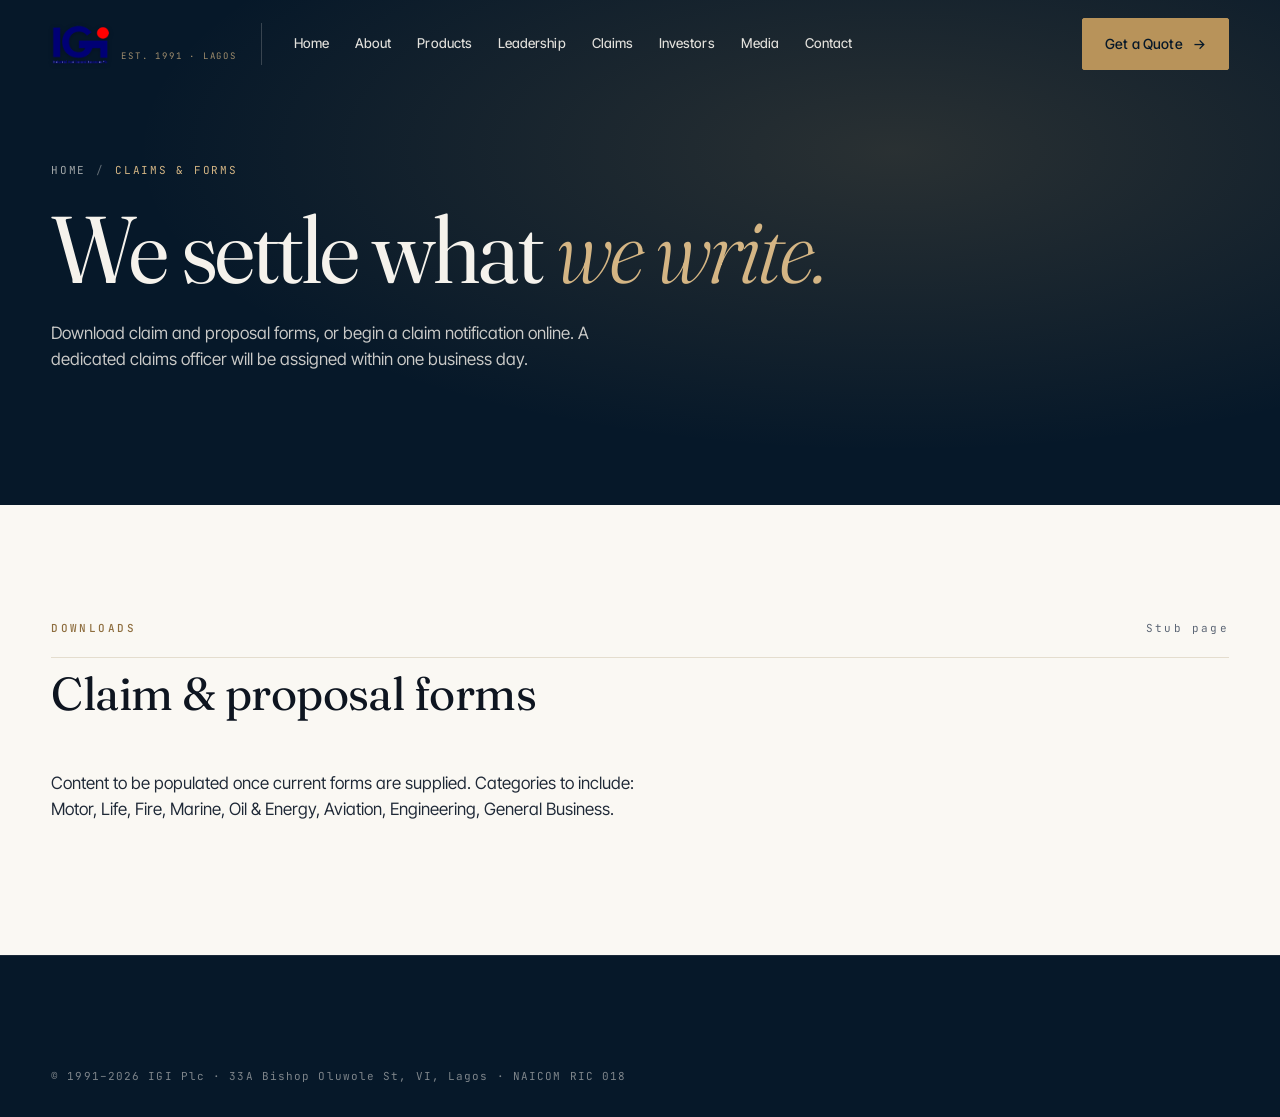
<file: claims.html>
<!doctype html>
<html lang="en"><head><meta charset="utf-8"><meta name="viewport" content="width=device-width, initial-scale=1">
<title>Claims &amp; Forms · IGI</title>
<link href="https://fonts.googleapis.com/css2?family=Fraunces:ital,opsz,wght@0,9..144,300..600;1,9..144,300..500&family=Inter+Tight:wght@380;400;450;500;600&family=JetBrains+Mono:wght@400;500&display=swap" rel="stylesheet">
<link rel="stylesheet" href="assets/styles.css?v=4"></head><body>
<header class="nav is-light"><div class="container nav__inner">
  <a href="index.html" class="nav__logo">
      <img src="assets/logo.png" alt="IGI — Industrial & General Insurance Plc" class="nav__logo-img">
      <small class="nav__logo-est">Est. 1991 · Lagos</small>
    </a>
  <nav class="nav__links"><a class="nav__link" href="index.html">Home</a><a class="nav__link" href="about.html">About</a><a class="nav__link" href="products.html">Products</a><a class="nav__link" href="leadership.html">Leadership</a><a class="nav__link is-active" href="claims.html">Claims</a><a class="nav__link" href="investors.html">Investors</a><a class="nav__link" href="media.html">Media</a><a class="nav__link" href="contact.html">Contact</a></nav>
  <div class="nav__cta">
      <a href="index.html#quote" class="btn btn--primary">Get a Quote <span class="btn__arrow">→</span></a>
      <button class="nav__toggle" type="button" aria-label="Toggle menu" aria-expanded="false">
        <span></span><span></span><span></span>
      </button>
    </div>
  </div>
</header>
<nav class="nav__mobile" aria-label="Mobile">
  <a href="index.html">Home</a>
  <a href="about.html">About</a>
  <a href="products.html">Products</a>
  <a href="leadership.html">Leadership</a>
  <a href="claims.html" class="is-active">Claims</a>
  <a href="investors.html">Investors</a>
  <a href="media.html">Media</a>
  <a href="contact.html">Contact</a>
  <a href="index.html#quote" class="btn btn--primary">Get a Quote <span class="btn__arrow">→</span></a>
</nav>
<section class="page-hero"><div class="container">
  <div class="crumbs"><a href="index.html">Home</a><span class="crumbs__sep">/</span><span style="color:var(--brass-light)">Claims &amp; Forms</span></div>
  <h1 class="display-xl" style="margin-top:24px">We settle what <em>we write.</em></h1>
  <p class="page-hero__lede lede" style="margin-top:24px">Download claim and proposal forms, or begin a claim notification online. A dedicated claims officer will be assigned within one business day.</p>
</div></section>
<section class="section"><div class="container">
  <div class="section-head reveal"><div class="section-head__row"><span class="eyebrow">Downloads</span><span class="numeral">Stub page</span></div><h2 class="display-m" style="margin:0;">Claim &amp; proposal forms</h2></div>
  <p class="lede">Content to be populated once current forms are supplied. Categories to include: Motor, Life, Fire, Marine, Oil &amp; Energy, Aviation, Engineering, General Business.</p>
</div></section>
<footer class="footer"><div class="container"><div class="footer__bottom"><div>© 1991–2026 IGI Plc · 33A Bishop Oluwole St, VI, Lagos · NAICOM RIC 018</div></div></div></footer>
<script src="assets/placeholder.js?v=4"></script><script src="assets/site.js?v=4"></script></body></html>
</file>
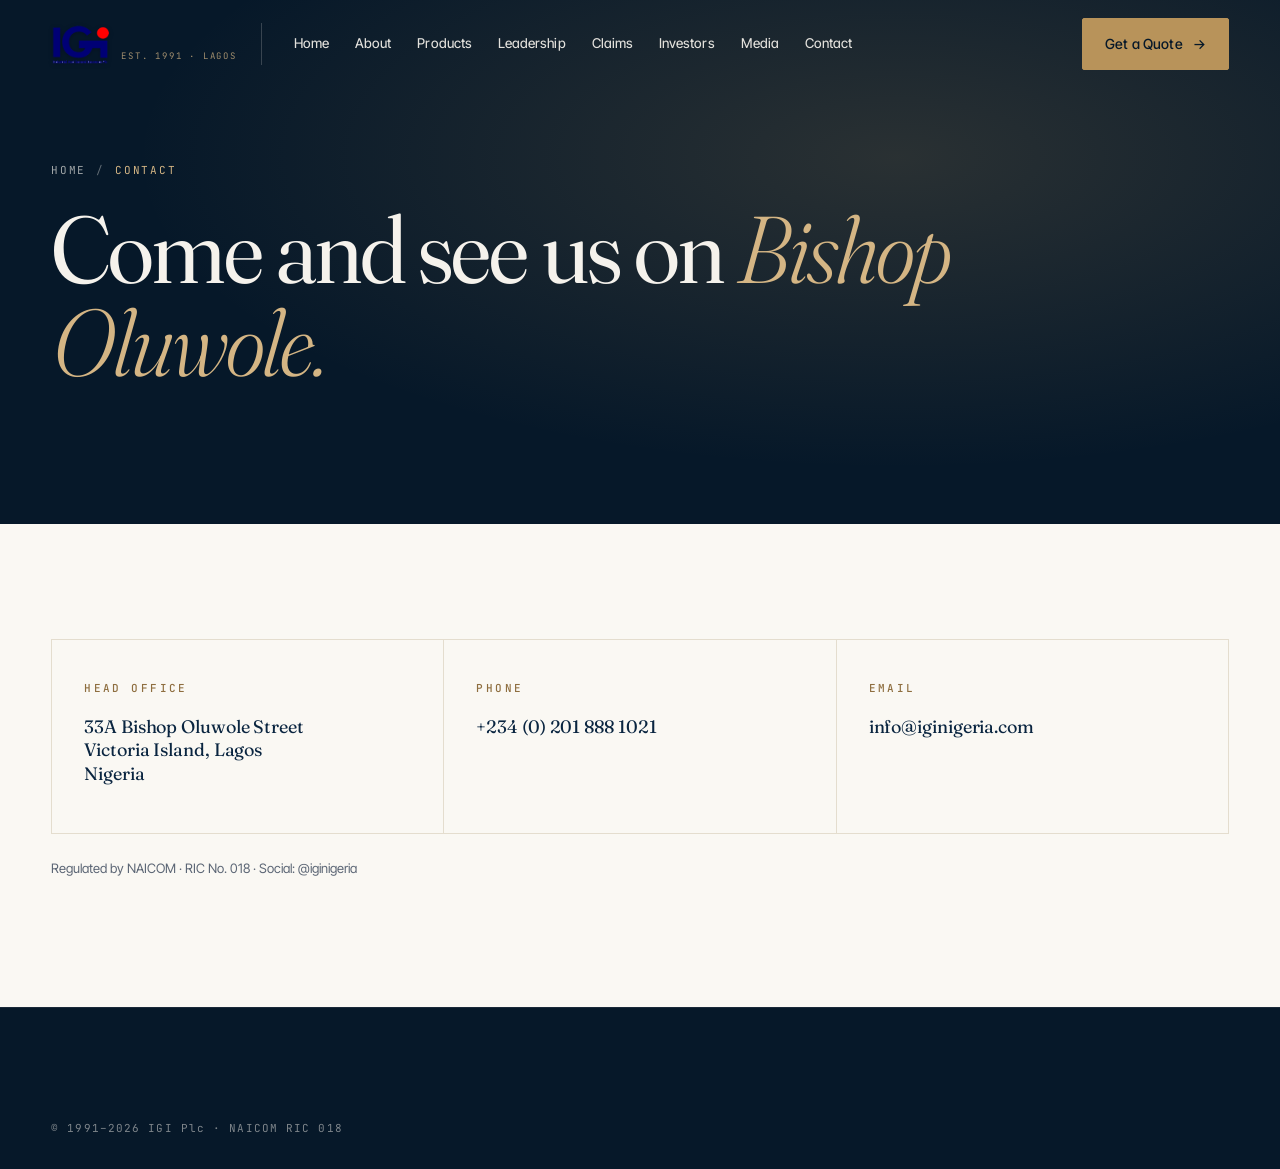
<file: contact.html>
<!doctype html>
<html lang="en"><head><meta charset="utf-8"><meta name="viewport" content="width=device-width, initial-scale=1">
<title>Contact · IGI</title>
<link href="https://fonts.googleapis.com/css2?family=Fraunces:ital,opsz,wght@0,9..144,300..600;1,9..144,300..500&family=Inter+Tight:wght@380;400;450;500;600&family=JetBrains+Mono:wght@400;500&display=swap" rel="stylesheet">
<link rel="stylesheet" href="assets/styles.css?v=4"></head><body>
<header class="nav is-light"><div class="container nav__inner">
  <a href="index.html" class="nav__logo">
      <img src="assets/logo.png" alt="IGI — Industrial & General Insurance Plc" class="nav__logo-img">
      <small class="nav__logo-est">Est. 1991 · Lagos</small>
    </a>
  <nav class="nav__links"><a class="nav__link" href="index.html">Home</a><a class="nav__link" href="about.html">About</a><a class="nav__link" href="products.html">Products</a><a class="nav__link" href="leadership.html">Leadership</a><a class="nav__link" href="claims.html">Claims</a><a class="nav__link" href="investors.html">Investors</a><a class="nav__link" href="media.html">Media</a><a class="nav__link is-active" href="contact.html">Contact</a></nav>
  <div class="nav__cta">
      <a href="index.html#quote" class="btn btn--primary">Get a Quote <span class="btn__arrow">→</span></a>
      <button class="nav__toggle" type="button" aria-label="Toggle menu" aria-expanded="false">
        <span></span><span></span><span></span>
      </button>
    </div>
  </div>
</header>
<nav class="nav__mobile" aria-label="Mobile">
  <a href="index.html">Home</a>
  <a href="about.html">About</a>
  <a href="products.html">Products</a>
  <a href="leadership.html">Leadership</a>
  <a href="claims.html">Claims</a>
  <a href="investors.html">Investors</a>
  <a href="media.html">Media</a>
  <a href="contact.html" class="is-active">Contact</a>
  <a href="index.html#quote" class="btn btn--primary">Get a Quote <span class="btn__arrow">→</span></a>
</nav>
<section class="page-hero"><div class="container">
  <div class="crumbs"><a href="index.html">Home</a><span class="crumbs__sep">/</span><span style="color:var(--brass-light)">Contact</span></div>
  <h1 class="display-xl" style="margin-top:24px">Come and see us on <em>Bishop Oluwole.</em></h1>
</div></section>
<section class="section"><div class="container">
  <div class="mvv__grid">
    <div class="mvv__cell"><h3>Head Office</h3><p style="font-size:18px">33A Bishop Oluwole Street<br>Victoria Island, Lagos<br>Nigeria</p></div>
    <div class="mvv__cell"><h3>Phone</h3><p style="font-size:18px"><a href="tel:+2342018881021">+234 (0) 201 888 1021</a></p></div>
    <div class="mvv__cell"><h3>Email</h3><p style="font-size:18px"><a href="mailto:info@iginigeria.com">info@iginigeria.com</a></p></div>
  </div>
  <p class="small" style="margin-top:24px">Regulated by NAICOM · RIC No. 018 · Social: @iginigeria</p>
</div></section>
<footer class="footer"><div class="container"><div class="footer__bottom"><div>© 1991–2026 IGI Plc · NAICOM RIC 018</div></div></div></footer>
<script src="assets/placeholder.js?v=4"></script><script src="assets/site.js?v=4"></script></body></html>
</file>
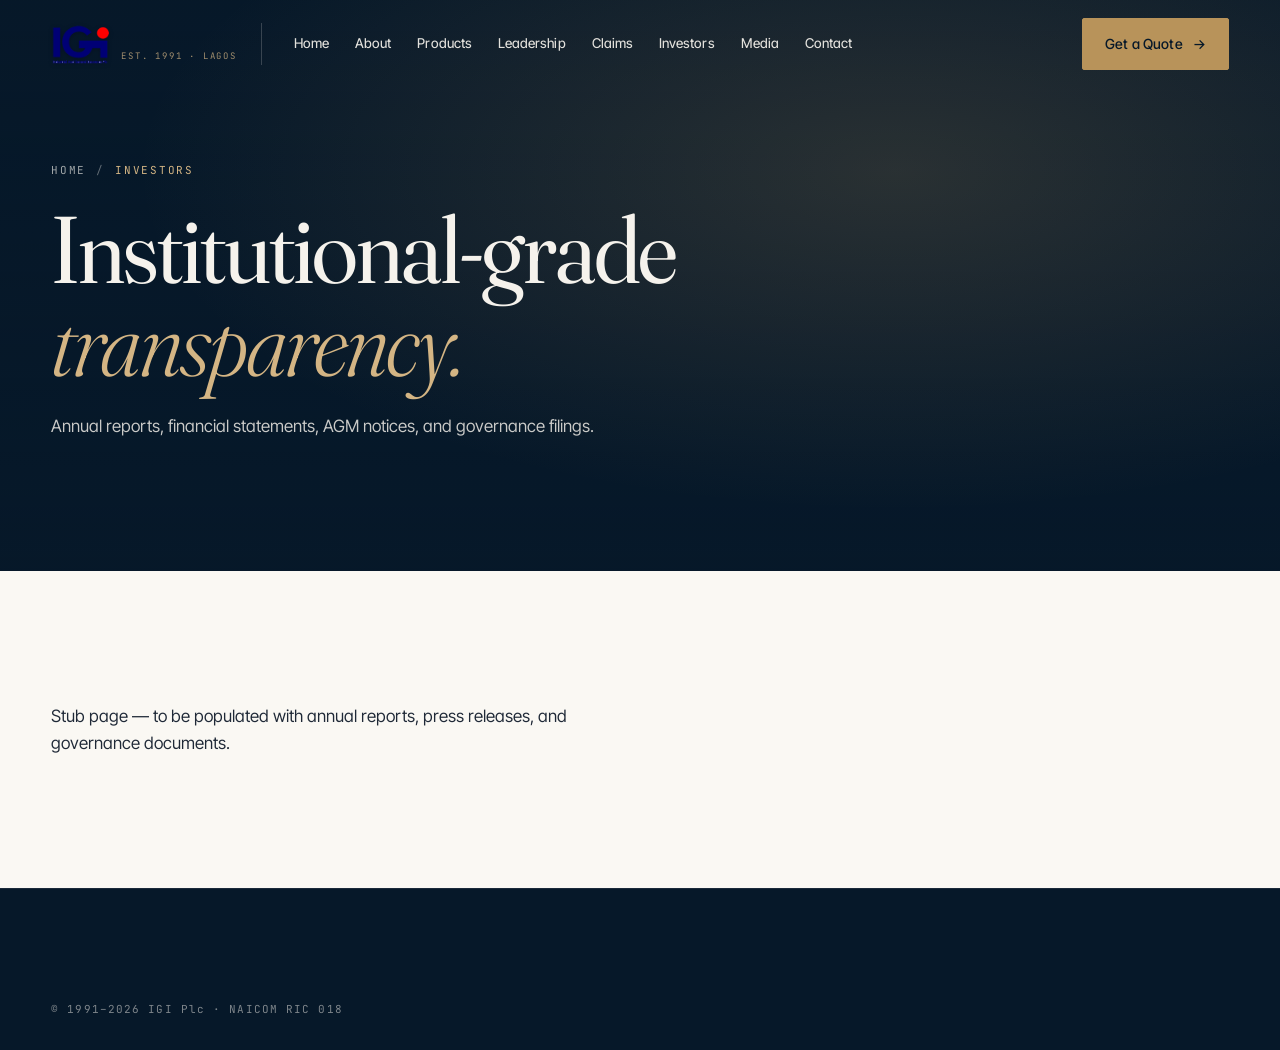
<file: investors.html>
<!doctype html>
<html lang="en"><head><meta charset="utf-8"><meta name="viewport" content="width=device-width, initial-scale=1">
<title>Investor Relations · IGI</title>
<link href="https://fonts.googleapis.com/css2?family=Fraunces:ital,opsz,wght@0,9..144,300..600;1,9..144,300..500&family=Inter+Tight:wght@380;400;450;500;600&family=JetBrains+Mono:wght@400;500&display=swap" rel="stylesheet">
<link rel="stylesheet" href="assets/styles.css?v=4"></head><body>
<header class="nav is-light"><div class="container nav__inner">
  <a href="index.html" class="nav__logo">
      <img src="assets/logo.png" alt="IGI — Industrial & General Insurance Plc" class="nav__logo-img">
      <small class="nav__logo-est">Est. 1991 · Lagos</small>
    </a>
  <nav class="nav__links"><a class="nav__link" href="index.html">Home</a><a class="nav__link" href="about.html">About</a><a class="nav__link" href="products.html">Products</a><a class="nav__link" href="leadership.html">Leadership</a><a class="nav__link" href="claims.html">Claims</a><a class="nav__link is-active" href="investors.html">Investors</a><a class="nav__link" href="media.html">Media</a><a class="nav__link" href="contact.html">Contact</a></nav>
  <div class="nav__cta">
      <a href="index.html#quote" class="btn btn--primary">Get a Quote <span class="btn__arrow">→</span></a>
      <button class="nav__toggle" type="button" aria-label="Toggle menu" aria-expanded="false">
        <span></span><span></span><span></span>
      </button>
    </div>
  </div>
</header>
<nav class="nav__mobile" aria-label="Mobile">
  <a href="index.html">Home</a>
  <a href="about.html">About</a>
  <a href="products.html">Products</a>
  <a href="leadership.html">Leadership</a>
  <a href="claims.html">Claims</a>
  <a href="investors.html" class="is-active">Investors</a>
  <a href="media.html">Media</a>
  <a href="contact.html">Contact</a>
  <a href="index.html#quote" class="btn btn--primary">Get a Quote <span class="btn__arrow">→</span></a>
</nav>
<section class="page-hero"><div class="container">
  <div class="crumbs"><a href="index.html">Home</a><span class="crumbs__sep">/</span><span style="color:var(--brass-light)">Investors</span></div>
  <h1 class="display-xl" style="margin-top:24px">Institutional-grade <em>transparency.</em></h1>
  <p class="page-hero__lede lede" style="margin-top:24px">Annual reports, financial statements, AGM notices, and governance filings.</p>
</div></section>
<section class="section"><div class="container"><p class="lede">Stub page — to be populated with annual reports, press releases, and governance documents.</p></div></section>
<footer class="footer"><div class="container"><div class="footer__bottom"><div>© 1991–2026 IGI Plc · NAICOM RIC 018</div></div></div></footer>
<script src="assets/placeholder.js?v=4"></script><script src="assets/site.js?v=4"></script></body></html>
</file>
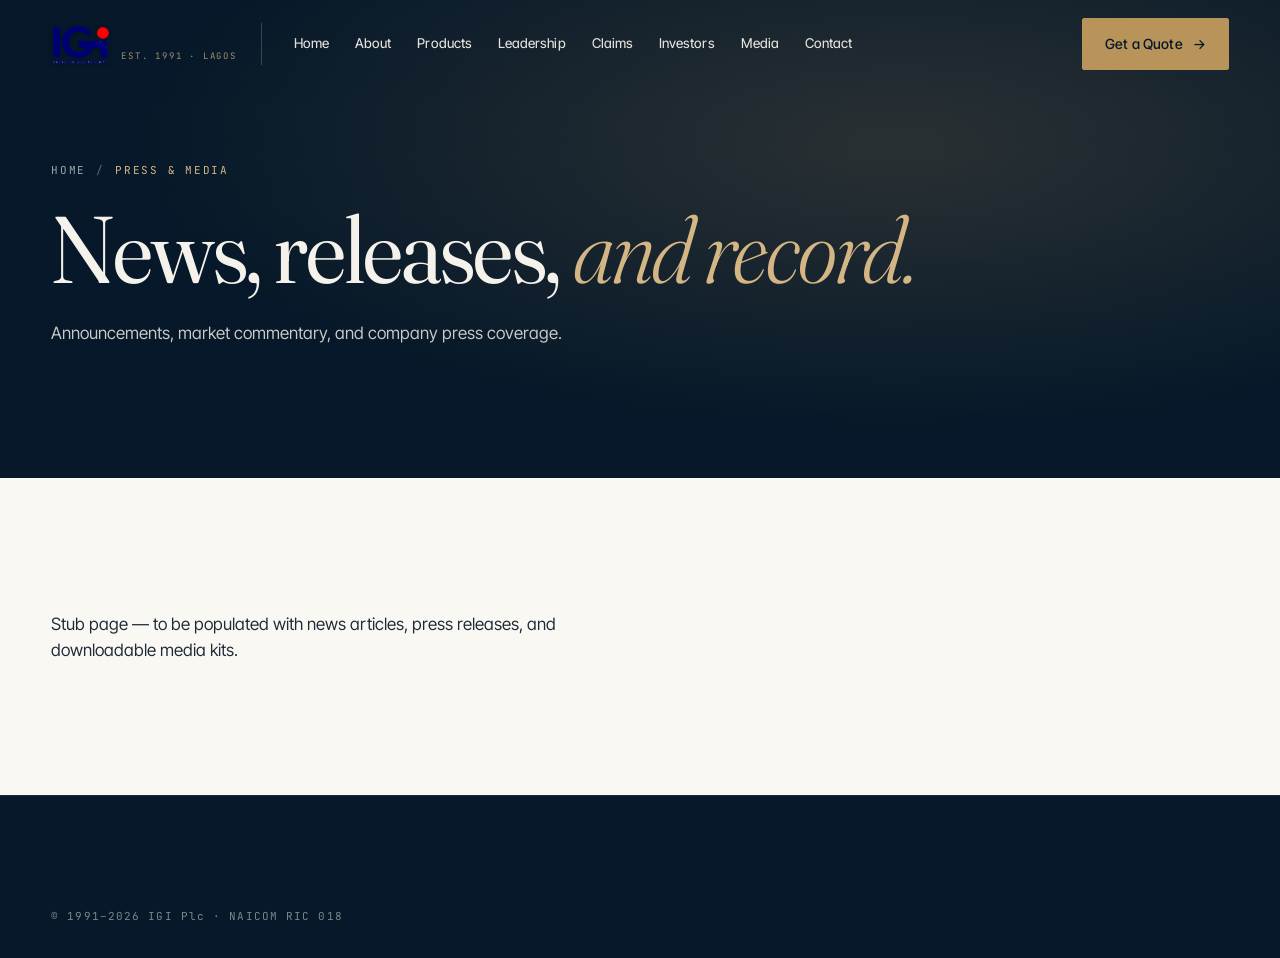
<file: media.html>
<!doctype html>
<html lang="en"><head><meta charset="utf-8"><meta name="viewport" content="width=device-width, initial-scale=1">
<title>Press &amp; Media · IGI</title>
<link href="https://fonts.googleapis.com/css2?family=Fraunces:ital,opsz,wght@0,9..144,300..600;1,9..144,300..500&family=Inter+Tight:wght@380;400;450;500;600&family=JetBrains+Mono:wght@400;500&display=swap" rel="stylesheet">
<link rel="stylesheet" href="assets/styles.css?v=4"></head><body>
<header class="nav is-light"><div class="container nav__inner">
  <a href="index.html" class="nav__logo">
      <img src="assets/logo.png" alt="IGI — Industrial & General Insurance Plc" class="nav__logo-img">
      <small class="nav__logo-est">Est. 1991 · Lagos</small>
    </a>
  <nav class="nav__links"><a class="nav__link" href="index.html">Home</a><a class="nav__link" href="about.html">About</a><a class="nav__link" href="products.html">Products</a><a class="nav__link" href="leadership.html">Leadership</a><a class="nav__link" href="claims.html">Claims</a><a class="nav__link" href="investors.html">Investors</a><a class="nav__link is-active" href="media.html">Media</a><a class="nav__link" href="contact.html">Contact</a></nav>
  <div class="nav__cta">
      <a href="index.html#quote" class="btn btn--primary">Get a Quote <span class="btn__arrow">→</span></a>
      <button class="nav__toggle" type="button" aria-label="Toggle menu" aria-expanded="false">
        <span></span><span></span><span></span>
      </button>
    </div>
  </div>
</header>
<nav class="nav__mobile" aria-label="Mobile">
  <a href="index.html">Home</a>
  <a href="about.html">About</a>
  <a href="products.html">Products</a>
  <a href="leadership.html">Leadership</a>
  <a href="claims.html">Claims</a>
  <a href="investors.html">Investors</a>
  <a href="media.html" class="is-active">Media</a>
  <a href="contact.html">Contact</a>
  <a href="index.html#quote" class="btn btn--primary">Get a Quote <span class="btn__arrow">→</span></a>
</nav>
<section class="page-hero"><div class="container">
  <div class="crumbs"><a href="index.html">Home</a><span class="crumbs__sep">/</span><span style="color:var(--brass-light)">Press &amp; Media</span></div>
  <h1 class="display-xl" style="margin-top:24px">News, releases, <em>and record.</em></h1>
  <p class="page-hero__lede lede" style="margin-top:24px">Announcements, market commentary, and company press coverage.</p>
</div></section>
<section class="section"><div class="container"><p class="lede">Stub page — to be populated with news articles, press releases, and downloadable media kits.</p></div></section>
<footer class="footer"><div class="container"><div class="footer__bottom"><div>© 1991–2026 IGI Plc · NAICOM RIC 018</div></div></div></footer>
<script src="assets/placeholder.js?v=4"></script><script src="assets/site.js?v=4"></script></body></html>
</file>
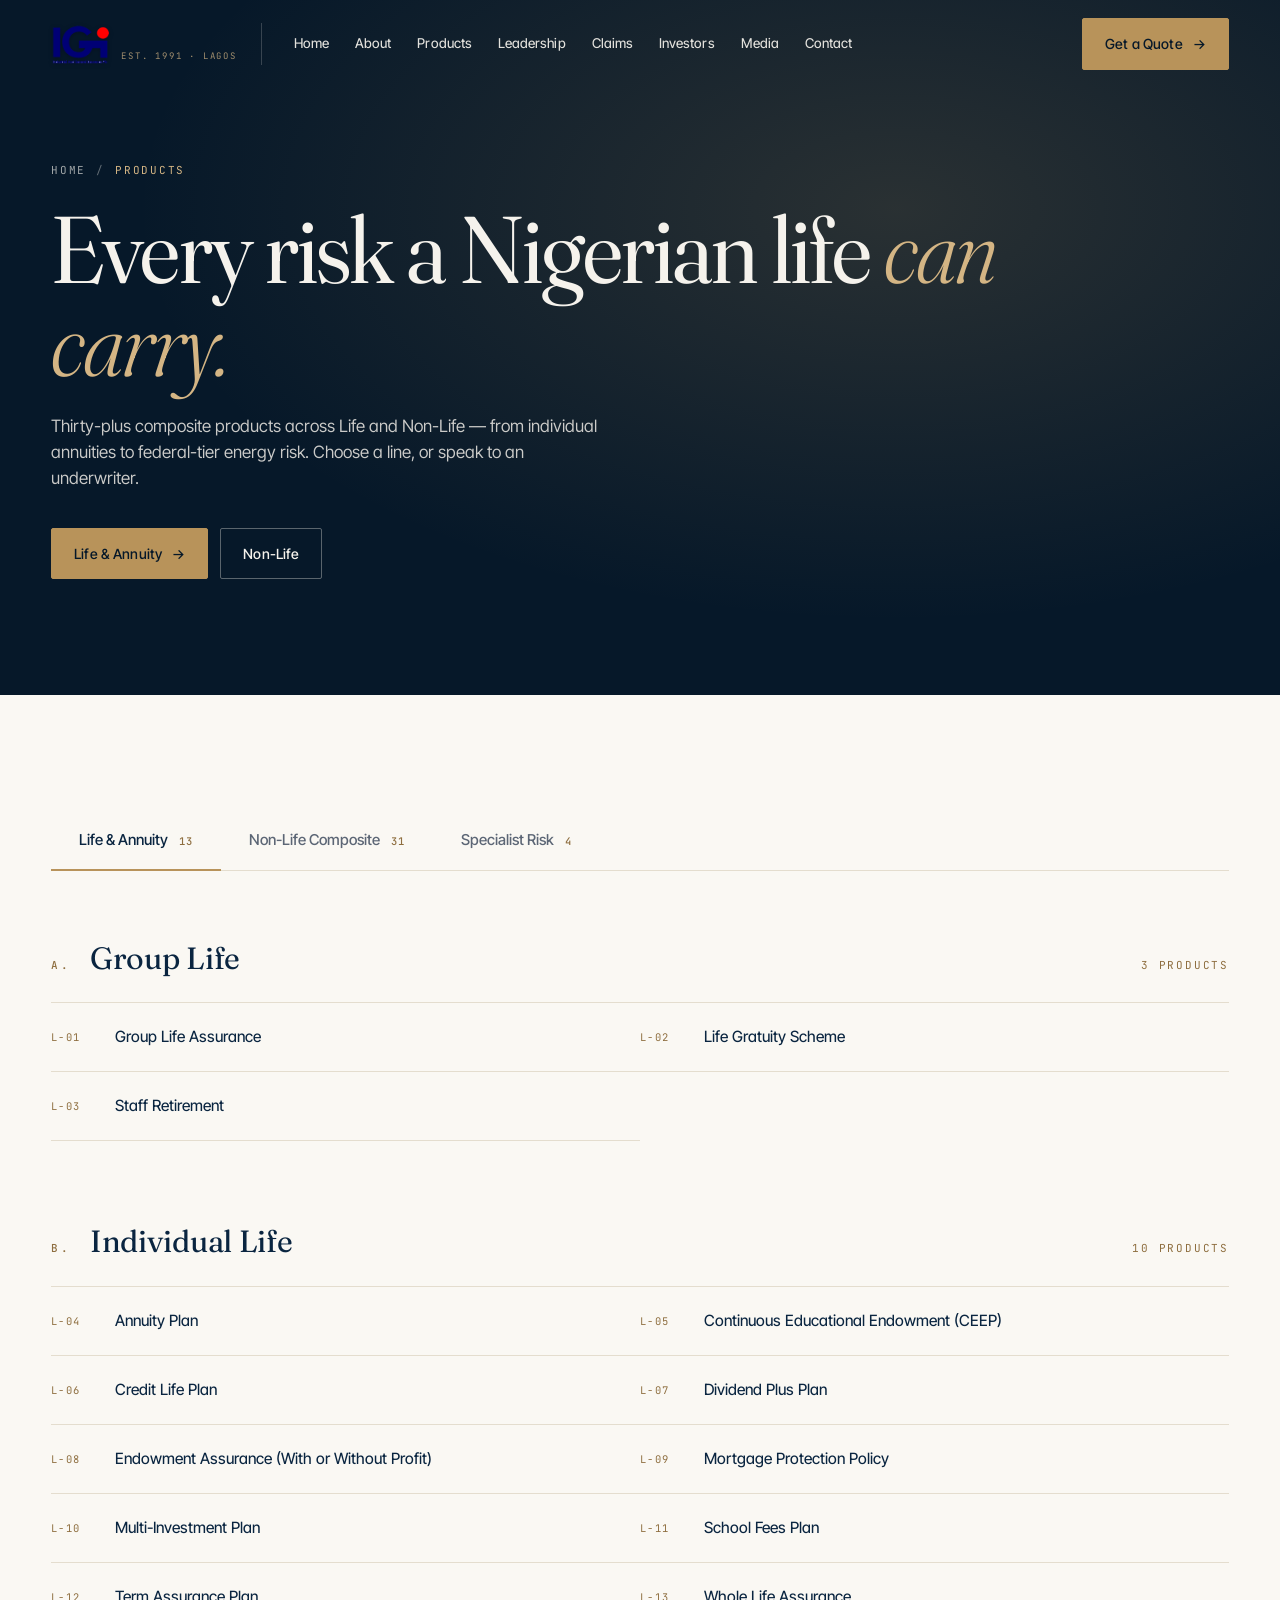
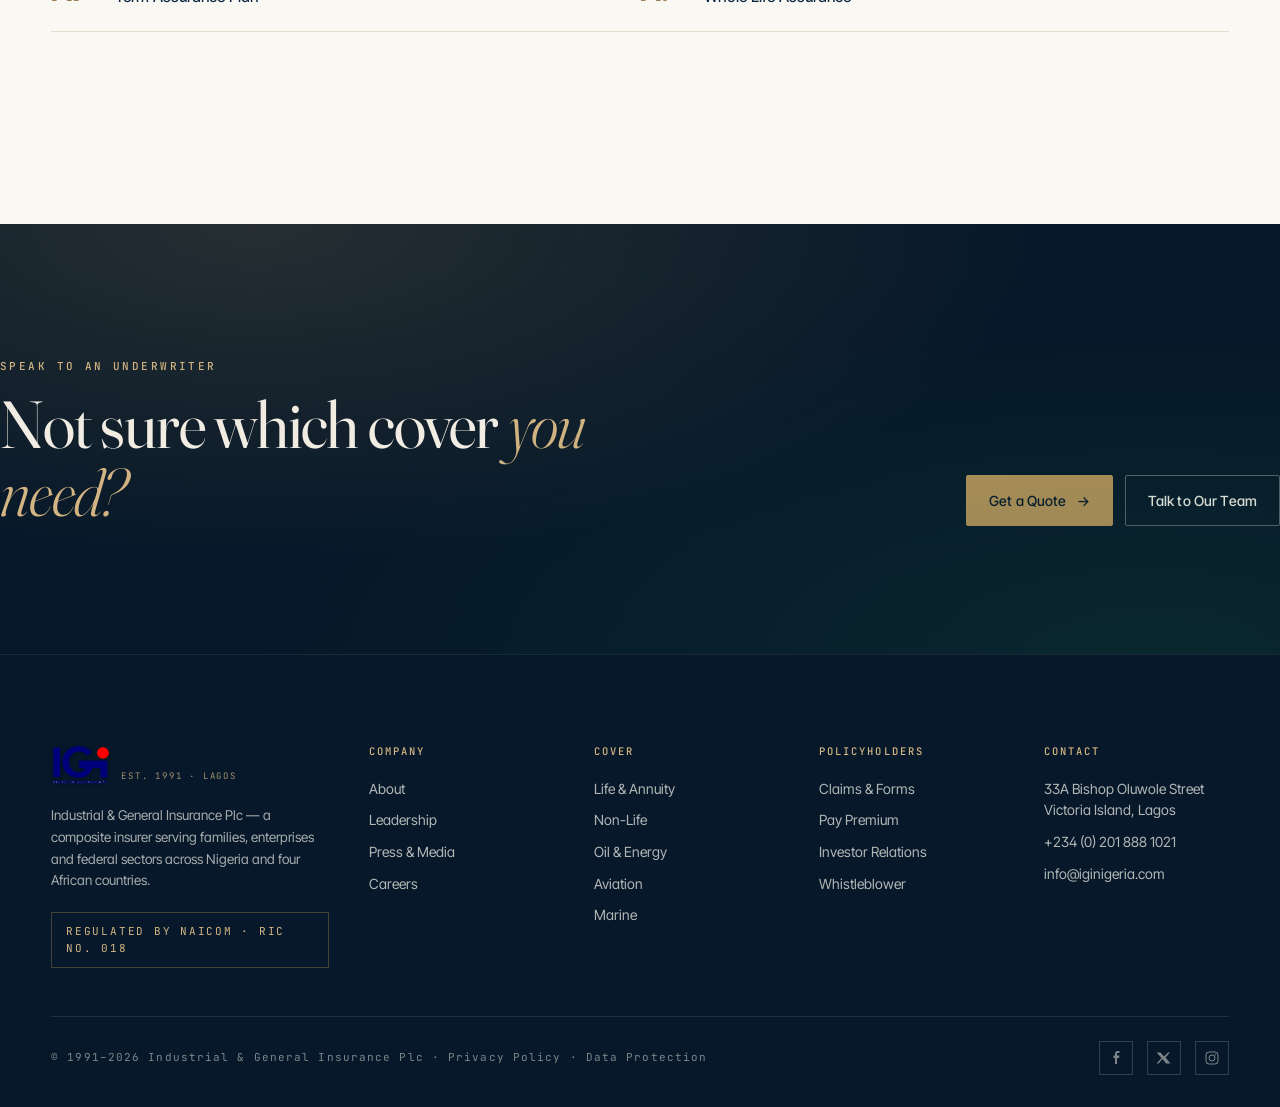
<file: products.html>
<!doctype html>
<html lang="en">
<head>
<meta charset="utf-8">
<meta name="viewport" content="width=device-width, initial-scale=1">
<title>Products · IGI</title>
<link rel="preconnect" href="https://fonts.googleapis.com">
<link rel="preconnect" href="https://fonts.gstatic.com" crossorigin>
<link href="https://fonts.googleapis.com/css2?family=Fraunces:ital,opsz,wght@0,9..144,300..600;1,9..144,300..500&family=Inter+Tight:wght@380;400;450;500;600&family=JetBrains+Mono:wght@400;500&display=swap" rel="stylesheet">
<link rel="stylesheet" href="assets/styles.css?v=4">
</head>
<body>

<header class="nav is-light">
  <div class="container nav__inner">
    <a href="index.html" class="nav__logo">
      <img src="assets/logo.png" alt="IGI — Industrial & General Insurance Plc" class="nav__logo-img">
      <small class="nav__logo-est">Est. 1991 · Lagos</small>
    </a>
    <nav class="nav__links" aria-label="Primary">
      <a class="nav__link" href="index.html">Home</a>
      <a class="nav__link" href="about.html">About</a>
      <a class="nav__link is-active" href="products.html">Products</a>
      <a class="nav__link" href="leadership.html">Leadership</a>
      <a class="nav__link" href="claims.html">Claims</a>
      <a class="nav__link" href="investors.html">Investors</a>
      <a class="nav__link" href="media.html">Media</a>
      <a class="nav__link" href="contact.html">Contact</a>
    </nav>
    <div class="nav__cta">
      <a href="index.html#quote" class="btn btn--primary">Get a Quote <span class="btn__arrow">→</span></a>
      <button class="nav__toggle" type="button" aria-label="Toggle menu" aria-expanded="false">
        <span></span><span></span><span></span>
      </button>
    </div>
  </div>
</header>
<nav class="nav__mobile" aria-label="Mobile">
  <a href="index.html">Home</a>
  <a href="about.html">About</a>
  <a href="products.html" class="is-active">Products</a>
  <a href="leadership.html">Leadership</a>
  <a href="claims.html">Claims</a>
  <a href="investors.html">Investors</a>
  <a href="media.html">Media</a>
  <a href="contact.html">Contact</a>
  <a href="index.html#quote" class="btn btn--primary">Get a Quote <span class="btn__arrow">→</span></a>
</nav>

<section class="page-hero" data-screen-label="01 Products Hero">
  <div class="container">
    <div class="crumbs">
      <a href="index.html">Home</a><span class="crumbs__sep">/</span><span style="color:var(--brass-light)">Products</span>
    </div>
    <h1 class="display-xl" style="margin-top:24px">Every risk a Nigerian life <em>can carry.</em></h1>
    <p class="page-hero__lede lede" style="margin-top:24px">Thirty-plus composite products across Life and Non-Life — from individual annuities to federal-tier energy risk. Choose a line, or speak to an underwriter.</p>
    <div style="display:flex; gap:12px; flex-wrap:wrap; margin-top:36px;">
      <a href="#life" class="btn btn--primary">Life &amp; Annuity <span class="btn__arrow">→</span></a>
      <a href="#non-life" class="btn btn--ghost">Non-Life</a>
    </div>
  </div>
</section>

<!-- TABS -->
<section class="section" data-screen-label="02 Tabs">
  <div class="container">
    <div class="prod-tabs" data-tabs role="tablist">
      <button class="prod-tab is-active" data-tab="life" role="tab">Life &amp; Annuity <span>13</span></button>
      <button class="prod-tab" data-tab="non-life" role="tab">Non-Life Composite <span>31</span></button>
      <button class="prod-tab" data-tab="specialist" role="tab">Specialist Risk <span>4</span></button>
    </div>

    <!-- LIFE -->
    <div data-tab-panel="life" class="is-active" id="life">
      <!-- Group -->
      <div class="prod-group is-active">
        <div class="prod-group__head">
          <span class="eyebrow">A.</span>
          <h3>Group Life</h3>
          <span class="count">3 products</span>
        </div>
        <div class="prod-list reveal-stagger">
          <a class="prod-item" href="#"><span class="nm">L-01</span><span class="nm-title">Group Life Assurance</span><span class="arrow">→</span></a>
          <a class="prod-item" href="#"><span class="nm">L-02</span><span class="nm-title">Life Gratuity Scheme</span><span class="arrow">→</span></a>
          <a class="prod-item" href="#"><span class="nm">L-03</span><span class="nm-title">Staff Retirement</span><span class="arrow">→</span></a>
        </div>
      </div>
      <!-- Individual -->
      <div class="prod-group is-active" style="margin-top: clamp(48px, 6vw, 80px);">
        <div class="prod-group__head">
          <span class="eyebrow">B.</span>
          <h3>Individual Life</h3>
          <span class="count">10 products</span>
        </div>
        <div class="prod-list reveal-stagger">
          <a class="prod-item" href="#"><span class="nm">L-04</span><span class="nm-title">Annuity Plan</span><span class="arrow">→</span></a>
          <a class="prod-item" href="#"><span class="nm">L-05</span><span class="nm-title">Continuous Educational Endowment (CEEP)</span><span class="arrow">→</span></a>
          <a class="prod-item" href="#"><span class="nm">L-06</span><span class="nm-title">Credit Life Plan</span><span class="arrow">→</span></a>
          <a class="prod-item" href="#"><span class="nm">L-07</span><span class="nm-title">Dividend Plus Plan</span><span class="arrow">→</span></a>
          <a class="prod-item" href="#"><span class="nm">L-08</span><span class="nm-title">Endowment Assurance (With or Without Profit)</span><span class="arrow">→</span></a>
          <a class="prod-item" href="#"><span class="nm">L-09</span><span class="nm-title">Mortgage Protection Policy</span><span class="arrow">→</span></a>
          <a class="prod-item" href="#"><span class="nm">L-10</span><span class="nm-title">Multi-Investment Plan</span><span class="arrow">→</span></a>
          <a class="prod-item" href="#"><span class="nm">L-11</span><span class="nm-title">School Fees Plan</span><span class="arrow">→</span></a>
          <a class="prod-item" href="#"><span class="nm">L-12</span><span class="nm-title">Term Assurance Plan</span><span class="arrow">→</span></a>
          <a class="prod-item" href="#"><span class="nm">L-13</span><span class="nm-title">Whole Life Assurance</span><span class="arrow">→</span></a>
        </div>
      </div>
    </div>

    <!-- NON-LIFE -->
    <div data-tab-panel="non-life" id="non-life">
      <div class="prod-group is-active">
        <div class="prod-group__head"><span class="eyebrow">A.</span><h3>Agriculture</h3><span class="count">1 product</span></div>
        <div class="prod-list">
          <a class="prod-item" href="#"><span class="nm">NL-01</span><span class="nm-title">Agricultural Insurance</span><span class="arrow">→</span></a>
        </div>
      </div>
      <div class="prod-group is-active" id="aviation" style="margin-top: clamp(48px, 6vw, 80px);">
        <div class="prod-group__head"><span class="eyebrow">B.</span><h3>Aviation</h3><span class="count">1 product</span></div>
        <div class="prod-list">
          <a class="prod-item" href="#"><span class="nm">NL-02</span><span class="nm-title">Aviation Insurance</span><span class="arrow">→</span></a>
        </div>
      </div>
      <div class="prod-group is-active" style="margin-top: clamp(48px, 6vw, 80px);">
        <div class="prod-group__head"><span class="eyebrow">C.</span><h3>Engineering · Contractors All Risk</h3><span class="count">7 products</span></div>
        <div class="prod-list">
          <a class="prod-item" href="#"><span class="nm">NL-03</span><span class="nm-title">Bond</span><span class="arrow">→</span></a>
          <a class="prod-item" href="#"><span class="nm">NL-04</span><span class="nm-title">Computer / Electronics Equipment</span><span class="arrow">→</span></a>
          <a class="prod-item" href="#"><span class="nm">NL-05</span><span class="nm-title">Contractor All-Risk Insurance</span><span class="arrow">→</span></a>
          <a class="prod-item" href="#"><span class="nm">NL-06</span><span class="nm-title">Erection All Risks</span><span class="arrow">→</span></a>
          <a class="prod-item" href="#"><span class="nm">NL-07</span><span class="nm-title">Machinery Breakdown Insurance</span><span class="arrow">→</span></a>
          <a class="prod-item" href="#"><span class="nm">NL-08</span><span class="nm-title">Machinery Protection (Loss of Profit)</span><span class="arrow">→</span></a>
          <a class="prod-item" href="#"><span class="nm">NL-09</span><span class="nm-title">Plant All-Risk</span><span class="arrow">→</span></a>
        </div>
      </div>
      <div class="prod-group is-active" style="margin-top: clamp(48px, 6vw, 80px);">
        <div class="prod-group__head"><span class="eyebrow">D.</span><h3>General Business</h3><span class="count">18 products</span></div>
        <div class="prod-list">
          <a class="prod-item" href="#" id="motor"><span class="nm">NL-10</span><span class="nm-title">Motor Insurance</span><span class="arrow">→</span></a>
          <a class="prod-item" href="#"><span class="nm">NL-11</span><span class="nm-title">Consequential Loss Insurance Policy</span><span class="arrow">→</span></a>
          <a class="prod-item" href="#"><span class="nm">NL-12</span><span class="nm-title">Estate Comprehensive Insurance</span><span class="arrow">→</span></a>
          <a class="prod-item" href="#"><span class="nm">NL-13</span><span class="nm-title">Estate Fire Insurance Scheme</span><span class="arrow">→</span></a>
          <a class="prod-item" href="#"><span class="nm">NL-14</span><span class="nm-title">Fidelity Guarantee Insurance</span><span class="arrow">→</span></a>
          <a class="prod-item" href="#" id="fire"><span class="nm">NL-15</span><span class="nm-title">Fire Insurance</span><span class="arrow">→</span></a>
          <a class="prod-item" href="#"><span class="nm">NL-16</span><span class="nm-title">Goods-In-Transit Insurance</span><span class="arrow">→</span></a>
          <a class="prod-item" href="#"><span class="nm">NL-17</span><span class="nm-title">Householder Insurance</span><span class="arrow">→</span></a>
          <a class="prod-item" href="#"><span class="nm">NL-18</span><span class="nm-title">Industrial All-Risk Insurance</span><span class="arrow">→</span></a>
          <a class="prod-item" href="#"><span class="nm">NL-19</span><span class="nm-title">Lease Care Policy</span><span class="arrow">→</span></a>
          <a class="prod-item" href="#"><span class="nm">NL-20</span><span class="nm-title">Money Insurance</span><span class="arrow">→</span></a>
          <a class="prod-item" href="#"><span class="nm">NL-21</span><span class="nm-title">Personal Accident / Group Personal Accident</span><span class="arrow">→</span></a>
          <a class="prod-item" href="#"><span class="nm">NL-22</span><span class="nm-title">Personal Liability Insurance</span><span class="arrow">→</span></a>
          <a class="prod-item" href="#"><span class="nm">NL-23</span><span class="nm-title">Professional Indemnity</span><span class="arrow">→</span></a>
          <a class="prod-item" href="#"><span class="nm">NL-24</span><span class="nm-title">Public Liability Insurance</span><span class="arrow">→</span></a>
          <a class="prod-item" href="#"><span class="nm">NL-25</span><span class="nm-title">Theft / Burglary Insurance (Private Premises)</span><span class="arrow">→</span></a>
          <a class="prod-item" href="#" id="travel"><span class="nm">NL-26</span><span class="nm-title">Travel &amp; Health Insurance</span><span class="arrow">→</span></a>
          <a class="prod-item" href="#"><span class="nm">NL-27</span><span class="nm-title">Workman Compensation Cover</span><span class="arrow">→</span></a>
        </div>
      </div>
      <div class="prod-group is-active" id="marine" style="margin-top: clamp(48px, 6vw, 80px);">
        <div class="prod-group__head"><span class="eyebrow">E.</span><h3>Marine</h3><span class="count">2 products</span></div>
        <div class="prod-list">
          <a class="prod-item" href="#"><span class="nm">NL-28</span><span class="nm-title">Marine Cargo Insurance</span><span class="arrow">→</span></a>
          <a class="prod-item" href="#"><span class="nm">NL-29</span><span class="nm-title">Marine Hull Insurance</span><span class="arrow">→</span></a>
        </div>
      </div>
      <div class="prod-group is-active" id="oil" style="margin-top: clamp(48px, 6vw, 80px);">
        <div class="prod-group__head"><span class="eyebrow">F.</span><h3>Oil &amp; Energy</h3><span class="count">1 product</span></div>
        <div class="prod-list">
          <a class="prod-item" href="#"><span class="nm">NL-30</span><span class="nm-title">Oil &amp; Energy Insurance</span><span class="arrow">→</span></a>
        </div>
      </div>
    </div>

    <!-- SPECIALIST -->
    <div data-tab-panel="specialist">
      <div class="specialist__grid" style="grid-template-columns:repeat(3, 1fr); gap:24px;">
        <div class="scard" style="background:var(--ivory); border:1px solid var(--rule);">
          <div class="ph" data-ph="Offshore rig / Niger Delta" data-ratio="4/5" data-ph-variant="brass"></div>
          <div class="scard__body" style="border-top-color:var(--rule);">
            <span class="scard__kicker" style="color:var(--brass-deep)">01 · Federal-tier</span>
            <h3 class="scard__title" style="color:var(--navy)">Oil &amp; Energy</h3>
            <p class="scard__desc" style="color:var(--graphite)">Rigs, refineries, pipelines, downstream distribution. Lead consortium member for NNPC's insurance programme since 1996.</p>
            <a href="#oil" class="link-arrow">See products <span>→</span></a>
          </div>
        </div>
        <div class="scard" style="background:var(--ivory); border:1px solid var(--rule);">
          <div class="ph" data-ph="Aircraft / Murtala Muhammed" data-ratio="4/5" data-ph-variant="ivory"></div>
          <div class="scard__body" style="border-top-color:var(--rule);">
            <span class="scard__kicker" style="color:var(--brass-deep)">02 · Aerospace</span>
            <h3 class="scard__title" style="color:var(--navy)">Aviation</h3>
            <p class="scard__desc" style="color:var(--graphite)">Hull, liability, and ground-risk cover for commercial, charter, and private operators across West Africa.</p>
            <a href="#aviation" class="link-arrow">See products <span>→</span></a>
          </div>
        </div>
        <div class="scard" style="background:var(--ivory); border:1px solid var(--rule);">
          <div class="ph" data-ph="Cargo vessel / Apapa" data-ratio="4/5" data-ph-variant="brass"></div>
          <div class="scard__body" style="border-top-color:var(--rule);">
            <span class="scard__kicker" style="color:var(--brass-deep)">03 · In-transit</span>
            <h3 class="scard__title" style="color:var(--navy)">Marine &amp; Cargo</h3>
            <p class="scard__desc" style="color:var(--graphite)">Hull and cargo cover for vessels, containers, and inland haulage across land and sea routes.</p>
            <a href="#marine" class="link-arrow">See products <span>→</span></a>
          </div>
        </div>
      </div>
    </div>
  </div>
</section>

<!-- CTA BAND -->
<section class="cta-band">
  <div class="container cta-band__inner">
    <div class="reveal">
      <span class="eyebrow eyebrow--light">Speak to an underwriter</span>
      <h2 class="display-l" style="margin-top:14px;">Not sure which cover <em>you need?</em></h2>
    </div>
    <div class="cta-band__actions reveal">
      <a href="index.html#quote" class="btn btn--primary">Get a Quote <span class="btn__arrow">→</span></a>
      <a href="contact.html" class="btn btn--ghost">Talk to Our Team</a>
    </div>
  </div>
</section>

<footer class="footer">
  <div class="container">
    <div class="footer__top">
      <div class="footer__brand">
        <a href="index.html" class="nav__logo nav__logo--dark">
          <img src="assets/logo.png" alt="IGI — Industrial & General Insurance Plc" class="nav__logo-img">
          <small class="nav__logo-est" style="color:var(--brass-light)">Est. 1991 · Lagos</small>
        </a>
        <p>Industrial &amp; General Insurance Plc — a composite insurer serving families, enterprises and federal sectors across Nigeria and four African countries.</p>
        <div class="footer__reg">Regulated by NAICOM · RIC No. 018</div>
      </div>
      <div class="footer__col"><h4>Company</h4><ul><li><a href="about.html">About</a></li><li><a href="leadership.html">Leadership</a></li><li><a href="media.html">Press &amp; Media</a></li><li><a href="#careers">Careers</a></li></ul></div>
      <div class="footer__col"><h4>Cover</h4><ul><li><a href="products.html#life">Life &amp; Annuity</a></li><li><a href="products.html#non-life">Non-Life</a></li><li><a href="products.html#oil">Oil &amp; Energy</a></li><li><a href="products.html#aviation">Aviation</a></li><li><a href="products.html#marine">Marine</a></li></ul></div>
      <div class="footer__col"><h4>Policyholders</h4><ul><li><a href="claims.html">Claims &amp; Forms</a></li><li><a href="#pay">Pay Premium</a></li><li><a href="investors.html">Investor Relations</a></li><li><a href="#whistle">Whistleblower</a></li></ul></div>
      <div class="footer__col"><h4>Contact</h4><ul><li>33A Bishop Oluwole Street<br>Victoria Island, Lagos</li><li><a href="tel:+2342018881021">+234 (0) 201 888 1021</a></li><li><a href="mailto:info@iginigeria.com">info@iginigeria.com</a></li></ul></div>
    </div>
    <div class="footer__bottom">
      <div>© 1991–2026 Industrial &amp; General Insurance Plc · Privacy Policy · Data Protection</div>
      <div class="footer__social">
        <a href="#" aria-label="Facebook"><svg width="14" height="14" viewBox="0 0 14 14" fill="none"><path d="M8 13V7h2l.5-2.5H8V3c0-.7.3-1 1-1h1.5V0H9C6.8 0 6 1.2 6 3v1.5H4.5V7H6v6h2Z" fill="currentColor"/></svg></a>
        <a href="#" aria-label="Twitter"><svg width="14" height="14" viewBox="0 0 14 14" fill="none"><path d="M11 1.5h2l-4.5 5 5 6H9l-3.5-4.5L1.5 12.5H-.5l5-5.5L-.5 1.5h4L7 5.5 11 1.5Z" fill="currentColor"/></svg></a>
        <a href="#" aria-label="Instagram"><svg width="14" height="14" viewBox="0 0 14 14" fill="none"><rect x="1" y="1" width="12" height="12" rx="3" stroke="currentColor"/><circle cx="7" cy="7" r="3" stroke="currentColor"/><circle cx="10.5" cy="3.5" r=".7" fill="currentColor"/></svg></a>
      </div>
    </div>
  </div>
</footer>

<script src="assets/placeholder.js?v=4"></script>
<script src="assets/site.js?v=4"></script>
</body>
</html>
</file>
<file: assets/styles.css>
/* ============================================
   IGI — Industrial & General Insurance Plc
   Design tokens + global styles
   ============================================ */

:root {
  --navy:        #0A2540;
  --navy-deep:   #061829;
  --navy-700:    #163454;
  --navy-600:    #22456B;
  --brass:       #B8935A;
  --brass-light: #D4B584;
  --brass-deep:  #8E6E3F;
  --emerald:     #14533D;
  --ivory:       #F5F2EC;
  --paper:       #FAF8F3;
  --paper-2:     #EFEAE0;
  --graphite:    #1F2937;
  --ink:         #0E1520;
  --muted:       #5C6675;
  --rule:        #E4DDCE;
  --rule-dark:   rgba(245,242,236,0.14);

  --f-display: 'Fraunces', 'Canela', Georgia, serif;
  --f-body:    'Inter Tight', 'Inter', -apple-system, BlinkMacSystemFont, 'Helvetica Neue', Arial, sans-serif;
  --f-mono:    'JetBrains Mono', ui-monospace, 'SF Mono', Menlo, monospace;

  --pad-x: clamp(20px, 4vw, 72px);
  --maxw: 1360px;

  --ease: cubic-bezier(.2,.7,.2,1);
}

* { box-sizing: border-box; }
html, body { margin: 0; padding: 0; }
html { scroll-behavior: smooth; }
body {
  font-family: var(--f-body);
  color: var(--ink);
  background: var(--paper);
  -webkit-font-smoothing: antialiased;
  font-feature-settings: "ss01","cv11";
  line-height: 1.55;
  font-size: 16px;
}

img, svg { display: block; max-width: 100%; }
a { color: inherit; text-decoration: none; }

/* ---------- Type scale ---------- */
.display-xl {
  font-family: var(--f-display);
  font-weight: 380;
  font-size: clamp(48px, 7.4vw, 104px);
  line-height: 0.98;
  letter-spacing: -0.02em;
  font-variation-settings: "opsz" 144, "SOFT" 30;
}
.display-l {
  font-family: var(--f-display);
  font-weight: 380;
  font-size: clamp(40px, 5.2vw, 72px);
  line-height: 1.02;
  letter-spacing: -0.018em;
  font-variation-settings: "opsz" 144;
}
.display-m {
  font-family: var(--f-display);
  font-weight: 400;
  font-size: clamp(32px, 3.6vw, 52px);
  line-height: 1.06;
  letter-spacing: -0.012em;
}
.display-s {
  font-family: var(--f-display);
  font-weight: 420;
  font-size: clamp(24px, 2.2vw, 32px);
  line-height: 1.15;
  letter-spacing: -0.005em;
}
.lede {
  font-family: var(--f-body);
  font-size: clamp(17px, 1.3vw, 20px);
  line-height: 1.55;
  color: var(--graphite);
  max-width: 60ch;
  font-weight: 380;
}
.body-l { font-size: 17px; line-height: 1.65; color: var(--graphite); }
.body   { font-size: 15.5px; line-height: 1.65; color: var(--graphite); }
.small  { font-size: 13px; line-height: 1.55; color: var(--muted); }

.eyebrow {
  font-family: var(--f-mono);
  font-size: 11px;
  font-weight: 500;
  letter-spacing: 0.22em;
  text-transform: uppercase;
  color: var(--brass-deep);
}
.eyebrow--light { color: var(--brass-light); }

.numeral {
  font-family: var(--f-mono);
  font-size: 11px;
  letter-spacing: 0.2em;
  color: var(--muted);
}

/* ---------- Layout helpers ---------- */
.container {
  width: 100%;
  max-width: var(--maxw);
  margin: 0 auto;
  padding-left: var(--pad-x);
  padding-right: var(--pad-x);
}
section { position: relative; }
.section {
  padding-top: clamp(72px, 9vw, 140px);
  padding-bottom: clamp(72px, 9vw, 140px);
}
.section--tight { padding-top: clamp(48px, 6vw, 96px); padding-bottom: clamp(48px, 6vw, 96px); }
.rule { height: 1px; background: var(--rule); width: 100%; }
.rule--dark { background: var(--rule-dark); }
.section-head {
  display: grid;
  grid-template-columns: 1fr;
  gap: 12px;
  margin-bottom: clamp(32px, 4vw, 56px);
}
.section-head__row {
  display: flex; align-items: center; gap: 16px;
  padding-bottom: 20px; border-bottom: 1px solid var(--rule);
}
.section-head__row .numeral { margin-left: auto; }

/* ---------- Buttons ---------- */
.btn {
  display: inline-flex; align-items: center; gap: 10px;
  padding: 14px 22px;
  font-family: var(--f-body);
  font-size: 14px;
  font-weight: 500;
  letter-spacing: 0.01em;
  border-radius: 2px;
  border: 1px solid transparent;
  cursor: pointer;
  transition: all .35s var(--ease);
  white-space: nowrap;
  text-decoration: none;
}
.btn--primary {
  background: var(--brass);
  color: var(--navy-deep);
  border-color: var(--brass);
}
.btn--primary:hover { background: var(--brass-light); border-color: var(--brass-light); transform: translateY(-1px); }
.btn--ghost {
  background: transparent;
  color: var(--ivory);
  border-color: rgba(245,242,236,0.35);
}
.btn--ghost:hover { border-color: var(--brass-light); color: var(--brass-light); }
.btn--dark {
  background: var(--navy);
  color: var(--ivory);
  border-color: var(--navy);
}
.btn--dark:hover { background: var(--navy-deep); }
.btn--outline {
  background: transparent;
  color: var(--navy);
  border-color: var(--navy);
}
.btn--outline:hover { background: var(--navy); color: var(--ivory); }
.btn__arrow {
  display: inline-block; transition: transform .35s var(--ease);
}
.btn:hover .btn__arrow { transform: translateX(4px); }

.link-arrow {
  display: inline-flex; align-items: center; gap: 8px;
  font-size: 14px; font-weight: 500;
  color: var(--navy);
  padding-bottom: 2px;
  border-bottom: 1px solid currentColor;
  transition: gap .3s var(--ease);
}
.link-arrow:hover { gap: 14px; }
.link-arrow--light { color: var(--brass-light); }

/* ---------- Placeholder image wrapper ---------- */
.ph {
  display: block;
  width: 100%;
  aspect-ratio: var(--r, 16/9);
  overflow: hidden;
  background: #0A2540;
}
.ph[data-ratio="3/4"]  { --r: 3/4; }
.ph[data-ratio="4/5"]  { --r: 4/5; }
.ph[data-ratio="1/1"]  { --r: 1/1; }
.ph[data-ratio="21/9"] { --r: 21/9; }
.ph[data-ratio="4/3"]  { --r: 4/3; }

/* ---------- Reveal animations ---------- */
.reveal { opacity: 0; transform: translateY(24px); transition: opacity .9s var(--ease), transform .9s var(--ease); }
.reveal.in { opacity: 1; transform: none; }
.reveal--right { transform: translateX(32px); }
.reveal--right.in { transform: none; }
.reveal-stagger > * { opacity: 0; transform: translateY(20px); transition: opacity .7s var(--ease), transform .7s var(--ease); }
.reveal-stagger.in > * { opacity: 1; transform: none; }
.reveal-stagger.in > *:nth-child(1) { transition-delay: .00s; }
.reveal-stagger.in > *:nth-child(2) { transition-delay: .06s; }
.reveal-stagger.in > *:nth-child(3) { transition-delay: .12s; }
.reveal-stagger.in > *:nth-child(4) { transition-delay: .18s; }
.reveal-stagger.in > *:nth-child(5) { transition-delay: .24s; }
.reveal-stagger.in > *:nth-child(6) { transition-delay: .30s; }
.reveal-stagger.in > *:nth-child(7) { transition-delay: .36s; }
.reveal-stagger.in > *:nth-child(8) { transition-delay: .42s; }

/* ---------- NAV ---------- */
.nav {
  position: fixed; top: 0; left: 0; right: 0;
  z-index: 100;
  padding: 18px 0;
  transition: padding .35s var(--ease), background .35s var(--ease), border-color .35s var(--ease), backdrop-filter .35s var(--ease);
  border-bottom: 1px solid transparent;
}
.nav__inner {
  display: flex; align-items: center; gap: 32px;
}
.nav.is-light { background: transparent; }
.nav.is-light .nav__link,
.nav.is-light .nav__logo-text { color: var(--ivory); }
.nav.is-light .nav__link-sep { background: rgba(245,242,236,0.25); }
.nav.is-scrolled {
  background: rgba(250,248,243,0.92);
  backdrop-filter: blur(16px);
  -webkit-backdrop-filter: blur(16px);
  border-bottom-color: var(--rule);
  padding: 10px 0;
}
.nav.is-scrolled .nav__link,
.nav.is-scrolled .nav__logo-text { color: var(--navy); }
.nav.is-scrolled .nav__link-sep { background: var(--rule); }

.nav__logo {
  display: flex; align-items: center; gap: 12px;
  padding-right: 24px; border-right: 1px solid rgba(245,242,236,0.2);
  transition: border-color .35s var(--ease);
}
.nav.is-scrolled .nav__logo { border-right-color: var(--rule); }
/* Real IGI wordmark logo */
.nav__logo-img {
  height: 42px;
  width: auto;
  display: block;
  flex-shrink: 0;
  transition: height .35s var(--ease), filter .35s var(--ease);
}
.nav.is-scrolled .nav__logo-img { height: 38px; }

/* Subtle brightness lift on dark/transparent nav so the blue IGI stays
   readable against navy.  No filter on the scrolled (ivory) state. */
.nav.is-light:not(.is-scrolled) .nav__logo-img {
  filter: brightness(1.15) contrast(1.05) drop-shadow(0 1px 2px rgba(0,0,0,0.25));
}

.nav__logo-est {
  display: block;
  font-family: var(--f-mono);
  font-size: 9px;
  letter-spacing: 0.2em;
  font-weight: 400;
  color: var(--brass-light);
  text-transform: uppercase;
  line-height: 1;
  opacity: .75;
  white-space: nowrap;
  align-self: end;
  padding-bottom: 4px;
  transition: color .35s var(--ease);
}
.nav.is-scrolled .nav__logo-est { color: var(--brass-deep); opacity: .85; }

/* Footer variant — always on navy-deep */
.nav__logo--dark .nav__logo-img {
  filter: brightness(1.2) contrast(1.05) drop-shadow(0 1px 2px rgba(0,0,0,0.3));
}
.nav__logo--dark .nav__logo-est { color: var(--brass-light); }

/* Shrink on narrower viewports */
@media (max-width: 600px) {
  .nav__logo-img { height: 36px; }
  .nav.is-scrolled .nav__logo-img { height: 32px; }
  .nav__logo-est { display: none; }  /* hide the tag on phones so logo fits */
}
.nav__links {
  display: flex; align-items: center; gap: 26px;
  flex: 1;
}
.nav__link {
  font-size: 13.5px;
  font-weight: 450;
  letter-spacing: 0.005em;
  color: var(--ivory);
  opacity: .92;
  transition: opacity .25s var(--ease), color .25s var(--ease);
  position: relative;
}
.nav__link:hover { opacity: 1; color: var(--brass-light); }
.nav__link.is-active { color: var(--brass-light); }
.nav__cta {
  margin-left: auto;
  display: flex; align-items: center; gap: 14px;
}
.nav__phone {
  font-family: var(--f-mono);
  font-size: 12px;
  letter-spacing: 0.04em;
  color: var(--brass-light);
  opacity: .95;
}
.nav.is-scrolled .nav__phone { color: var(--brass-deep); }

@media (max-width: 900px) {
  .nav__links, .nav__phone { display: none; }
}

/* ---------- HERO ---------- */
.hero {
  position: relative;
  min-height: 100vh;
  min-height: 100svh;
  color: var(--ivory);
  background: var(--navy-deep);
  overflow: hidden;
  display: flex;
  align-items: flex-end;
}
.hero__bg {
  position: absolute; inset: 0;
  background: #051221;
}
.hero__bg::before {
  content: '';
  position: absolute; inset: 0;
  background-image:
    linear-gradient(180deg, rgba(6,24,41,0.45) 0%, rgba(6,24,41,0.7) 55%, rgba(6,24,41,0.95) 100%),
    url('https://images.unsplash.com/photo-1588401667987-e00844a56a33?w=1920&q=80&auto=format&fit=crop'),
    url('https://picsum.photos/seed/lagos-skyline-hero-dusk/1920/1080');
  background-size: cover, cover, cover;
  background-position: center, center, center;
  animation: kenBurns 18s var(--ease) infinite alternate;
}
.hero__bg::after {
  content: '';
  position: absolute; inset: 0;
  background:
    radial-gradient(ellipse at 70% 30%, rgba(184,147,90,0.22) 0%, transparent 55%),
    radial-gradient(ellipse at 20% 80%, rgba(20,83,61,0.25) 0%, transparent 55%);
  mix-blend-mode: screen;
}
@keyframes kenBurns {
  0%   { transform: scale(1.05) translate(0,0); }
  100% { transform: scale(1.15) translate(-1.5%, -1%); }
}
.hero__grid {
  position: absolute; inset: 0;
  background-image:
    linear-gradient(rgba(245,242,236,0.04) 1px, transparent 1px),
    linear-gradient(90deg, rgba(245,242,236,0.04) 1px, transparent 1px);
  background-size: 80px 80px;
  mask-image: linear-gradient(180deg, transparent 0%, black 30%, black 70%, transparent 100%);
  pointer-events: none;
}
.hero__content {
  position: relative; z-index: 2;
  width: 100%;
  padding-top: clamp(120px, 16vh, 200px);
  padding-bottom: clamp(40px, 6vh, 80px);
}
.hero__top {
  display: flex; align-items: center; gap: 16px;
  margin-bottom: clamp(40px, 7vh, 80px);
  opacity: 0; animation: fadeUp .9s var(--ease) .2s forwards;
}
.hero__top-line { flex: 1; height: 1px; background: rgba(245,242,236,0.25); max-width: 160px; }
.hero h1 {
  margin: 0;
  max-width: 18ch;
  color: var(--ivory);
  opacity: 0; animation: fadeUp 1.1s var(--ease) .35s forwards;
}
.hero h1 em {
  font-style: italic;
  color: var(--brass-light);
  font-weight: 300;
}
.hero__sub {
  max-width: 52ch;
  margin: clamp(20px, 2.5vw, 32px) 0 0;
  color: rgba(245,242,236,0.82);
  font-size: clamp(16px, 1.15vw, 19px);
  opacity: 0; animation: fadeUp 1.1s var(--ease) .55s forwards;
}
.hero__ctas {
  display: flex; flex-wrap: wrap; gap: 14px;
  margin-top: clamp(28px, 4vw, 44px);
  opacity: 0; animation: fadeUp 1.1s var(--ease) .75s forwards;
}
.hero__meta {
  display: grid;
  grid-template-columns: repeat(4, 1fr);
  gap: 40px;
  margin-top: clamp(56px, 8vh, 96px);
  padding-top: 28px;
  border-top: 1px solid rgba(245,242,236,0.18);
  opacity: 0; animation: fadeUp 1.1s var(--ease) .95s forwards;
}
.hero__meta-item .k {
  font-family: var(--f-display);
  font-size: clamp(22px, 2vw, 30px);
  color: var(--brass-light);
  font-weight: 400;
  line-height: 1;
  margin-bottom: 8px;
}
.hero__meta-item .l {
  font-family: var(--f-mono);
  font-size: 10.5px;
  letter-spacing: 0.18em;
  color: rgba(245,242,236,0.65);
  text-transform: uppercase;
}
@media (max-width: 760px) {
  .hero__meta { grid-template-columns: repeat(2, 1fr); gap: 24px; }
}

.hero__scroll {
  position: absolute;
  right: var(--pad-x);
  bottom: 32px;
  z-index: 3;
  display: flex; flex-direction: column; align-items: center; gap: 8px;
  font-family: var(--f-mono);
  font-size: 10px; letter-spacing: 0.2em;
  color: rgba(245,242,236,0.6);
  writing-mode: vertical-rl;
  transform: rotate(180deg);
}
.hero__scroll::after {
  content: ''; width: 1px; height: 48px; background: linear-gradient(to bottom, transparent, var(--brass-light));
  animation: scrollHint 1.8s var(--ease) infinite;
}
@keyframes scrollHint {
  0% { transform: translateY(-10px); opacity: 0; }
  40% { opacity: 1; }
  100% { transform: translateY(10px); opacity: 0; }
}
@media (max-width: 900px) { .hero__scroll { display: none; } }

@keyframes fadeUp {
  from { opacity: 0; transform: translateY(24px); }
  to   { opacity: 1; transform: none; }
}

/* ---------- TRUST BAR ---------- */
.trust {
  background: var(--ivory);
  padding: clamp(48px, 6vw, 72px) 0;
  border-bottom: 1px solid var(--rule);
}
.trust__caption {
  text-align: center;
  margin-bottom: 32px;
  font-family: var(--f-display);
  font-size: clamp(16px, 1.3vw, 19px);
  color: var(--navy);
  font-style: italic;
  font-weight: 380;
}
.marquee {
  overflow: hidden;
  mask-image: linear-gradient(90deg, transparent 0%, black 12%, black 88%, transparent 100%);
  -webkit-mask-image: linear-gradient(90deg, transparent 0%, black 12%, black 88%, transparent 100%);
}
.marquee__track {
  display: flex;
  gap: 72px;
  width: max-content;
  animation: marquee 42s linear infinite;
}
.marquee__item {
  display: flex; align-items: center; gap: 14px;
  padding: 18px 0;
  font-family: var(--f-display);
  font-size: 22px;
  font-weight: 450;
  letter-spacing: -0.01em;
  color: var(--navy);
  opacity: .72;
  white-space: nowrap;
}
.marquee__item::before {
  content: '';
  display: inline-block;
  width: 18px; height: 18px;
  background: var(--navy);
  clip-path: polygon(50% 0, 100% 50%, 50% 100%, 0 50%);
  opacity: .55;
}
@keyframes marquee {
  from { transform: translateX(0); }
  to   { transform: translateX(-50%); }
}

/* ---------- STATS ---------- */
.stats { background: var(--paper); }
.stats__head { margin-bottom: 56px; }
.stats__head h2 { margin: 0; }
.stats__grid {
  display: grid;
  grid-template-columns: repeat(4, 1fr);
  border-top: 1px solid var(--rule);
}
.stats__cell {
  padding: 56px 36px 48px 32px;
  border-right: 1px solid var(--rule);
  position: relative;
}
.stats__cell:first-child { padding-left: 0; }
.stats__cell:last-child { border-right: none; padding-right: 0; }
.stats__cell .num {
  font-family: var(--f-display);
  font-weight: 380;
  font-size: clamp(48px, 6vw, 84px);
  line-height: 1;
  letter-spacing: -0.03em;
  color: var(--navy);
  display: flex; align-items: baseline; gap: 4px;
}
.stats__cell .num .unit {
  font-size: 0.45em;
  color: var(--brass);
  font-weight: 400;
  margin-left: 6px;
}
.stats__cell .label {
  margin-top: 16px;
  font-size: 14.5px;
  color: var(--graphite);
  max-width: 22ch;
  line-height: 1.45;
}
.stats__cell .ix {
  position: absolute; top: 22px; right: 36px;
  font-family: var(--f-mono);
  font-size: 10px;
  letter-spacing: 0.2em;
  color: var(--brass);
}
.stats__cell:last-child .ix { right: 0; }
@media (max-width: 900px) {
  .stats__grid { grid-template-columns: repeat(2, 1fr); }
  .stats__cell:nth-child(2) { border-right: none; }
  .stats__cell:nth-child(-n+2) { border-bottom: 1px solid var(--rule); }
}

/* ---------- PRODUCTS GRID ---------- */
.products { background: var(--paper); }
.products__grid {
  display: grid;
  grid-template-columns: repeat(4, 1fr);
  gap: 0;
  border-top: 1px solid var(--rule);
  border-left: 1px solid var(--rule);
}
.pcard {
  position: relative;
  padding: 32px 28px 88px;
  border-right: 1px solid var(--rule);
  border-bottom: 1px solid var(--rule);
  background: var(--paper);
  cursor: pointer;
  transition: background .5s var(--ease), transform .5s var(--ease);
  overflow: hidden;
}
.pcard::before {
  content: '';
  position: absolute; inset: 0;
  background: var(--navy);
  transform: translateY(100%);
  transition: transform .55s var(--ease);
  z-index: 0;
}
.pcard > * { position: relative; z-index: 1; transition: color .4s var(--ease); }
.pcard:hover::before { transform: translateY(0); }
.pcard:hover .pcard__title,
.pcard:hover .pcard__desc,
.pcard:hover .pcard__num,
.pcard:hover .pcard__arrow,
.pcard:hover .pcard__icon svg { color: var(--ivory); }
.pcard:hover .pcard__icon svg path,
.pcard:hover .pcard__icon svg circle,
.pcard:hover .pcard__icon svg rect,
.pcard:hover .pcard__icon svg line,
.pcard:hover .pcard__icon svg polyline,
.pcard:hover .pcard__icon svg polygon { stroke: var(--brass-light); }
.pcard:hover .pcard__arrow-line { background: var(--brass-light); }
.pcard:hover .pcard__arrow svg { transform: translateX(8px); }

.pcard__num {
  font-family: var(--f-mono);
  font-size: 10.5px;
  letter-spacing: 0.2em;
  color: var(--brass-deep);
}
.pcard__icon {
  width: 56px; height: 56px;
  margin: 28px 0 36px;
  display: grid; place-items: center;
}
.pcard__icon svg { width: 100%; height: 100%; color: var(--navy); }
.pcard__icon svg path, .pcard__icon svg circle, .pcard__icon svg rect,
.pcard__icon svg line, .pcard__icon svg polyline, .pcard__icon svg polygon {
  stroke: var(--navy);
  stroke-width: 1.25;
  fill: none;
  stroke-linecap: round;
  stroke-linejoin: round;
  transition: stroke .4s var(--ease);
}
.pcard:hover .pcard__icon { animation: iconPop .6s var(--ease); }
@keyframes iconPop {
  0% { transform: scale(1); }
  40% { transform: scale(1.08); }
  100% { transform: scale(1); }
}
.pcard__title {
  font-family: var(--f-display);
  font-size: 22px;
  font-weight: 440;
  line-height: 1.15;
  letter-spacing: -0.008em;
  color: var(--navy);
  margin: 0 0 10px;
}
.pcard__desc {
  font-size: 14px;
  line-height: 1.55;
  color: var(--graphite);
  margin: 0;
}
.pcard__arrow {
  position: absolute;
  left: 28px; right: 28px;
  bottom: 26px;
  display: flex; align-items: center; gap: 10px;
  font-family: var(--f-mono);
  font-size: 11px;
  letter-spacing: 0.16em;
  color: var(--navy);
  text-transform: uppercase;
  z-index: 1;
}
.pcard__arrow-line { flex: 1; height: 1px; background: var(--rule); transition: background .4s var(--ease); }
.pcard__arrow svg { transition: transform .4s var(--ease); }

@media (max-width: 1100px) { .products__grid { grid-template-columns: repeat(2, 1fr); } }
@media (max-width: 560px)  { .products__grid { grid-template-columns: 1fr; } }

/* ---------- HISTORY SPLIT ---------- */
.history { background: var(--ivory); }
.history__grid {
  display: grid;
  grid-template-columns: 5fr 6fr;
  gap: clamp(40px, 6vw, 96px);
  align-items: start;
}
.history__media { position: relative; }
.history__media .ph { aspect-ratio: 4/5; }
.history__media .tag {
  position: absolute;
  left: -24px; bottom: 32px;
  background: var(--brass);
  color: var(--navy-deep);
  padding: 14px 20px;
  font-family: var(--f-mono);
  font-size: 11px;
  letter-spacing: 0.18em;
  text-transform: uppercase;
}
.history__copy { padding-top: 8px; }
.history__copy h2 { margin: 12px 0 28px; max-width: 16ch; }
.history__copy p { margin: 0 0 20px; max-width: 56ch; }
.history__copy .drop::first-letter {
  font-family: var(--f-display);
  font-size: 4.4em;
  float: left;
  line-height: .85;
  padding: 8px 14px 0 0;
  color: var(--brass);
  font-weight: 400;
}
.history__cta { margin-top: 32px; }
@media (max-width: 900px) {
  .history__grid { grid-template-columns: 1fr; }
  .history__media .tag { left: 16px; bottom: 16px; }
}

/* ---------- PARALLAX / SPECIALIST ---------- */
.specialist {
  position: relative;
  color: var(--ivory);
  overflow: hidden;
  background: var(--navy-deep);
}
.specialist__bg {
  position: absolute; inset: -10% 0;
  background-image:
    linear-gradient(180deg, rgba(6,24,41,0.72) 0%, rgba(6,24,41,0.94) 100%),
    url('https://images.unsplash.com/photo-1548337138-e87d889cc369?w=1920&q=80&auto=format&fit=crop'),
    url('https://picsum.photos/seed/specialist-risk-industrial/1920/1200');
  background-size: cover, cover, cover;
  background-position: center, center, center;
  will-change: transform;
}
.specialist::before {
  content: '';
  position: absolute; inset: 0;
  background: radial-gradient(ellipse at 80% 20%, rgba(184,147,90,0.18), transparent 60%);
  z-index: 1;
}
.specialist .container { position: relative; z-index: 2; }
.specialist__head { max-width: 58ch; margin-bottom: clamp(48px, 6vw, 80px); }
.specialist__head h2 { color: var(--ivory); margin: 12px 0 20px; }
.specialist__head h2 em { font-style: italic; color: var(--brass-light); font-weight: 300; }
.specialist__head p { color: rgba(245,242,236,0.82); }
.specialist__grid {
  display: grid;
  grid-template-columns: repeat(3, 1fr);
  gap: 24px;
}
.scard {
  position: relative;
  overflow: hidden;
  background: var(--navy);
  border: 1px solid rgba(245,242,236,0.08);
  transition: transform .55s var(--ease), border-color .55s var(--ease);
}
.scard:hover { transform: translateY(-6px); border-color: rgba(184,147,90,0.5); }
.scard .ph { aspect-ratio: 4/5; }
.scard__body {
  padding: 24px 24px 28px;
  border-top: 1px solid rgba(245,242,236,0.08);
}
.scard__kicker {
  font-family: var(--f-mono);
  font-size: 10.5px;
  letter-spacing: 0.2em;
  color: var(--brass-light);
  text-transform: uppercase;
}
.scard__title {
  font-family: var(--f-display);
  font-size: 26px;
  font-weight: 420;
  letter-spacing: -0.01em;
  color: var(--ivory);
  margin: 10px 0 14px;
  line-height: 1.1;
}
.scard__desc {
  font-size: 14px;
  color: rgba(245,242,236,0.75);
  margin: 0 0 20px;
}
@media (max-width: 900px) { .specialist__grid { grid-template-columns: 1fr; } }

/* ---------- LEADERSHIP ---------- */
.leadership { background: var(--paper); }
.leadership__grid {
  display: grid;
  grid-template-columns: repeat(4, 1fr);
  gap: 24px;
  margin-top: 32px;
}
.lcard {
  display: flex; flex-direction: column;
  transition: transform .4s var(--ease);
}
.lcard:hover { transform: translateY(-4px); }
.lcard .ph { aspect-ratio: 4/5; background: #0A2540; }
.lcard__body { padding-top: 20px; }
.lcard__name {
  font-family: var(--f-display);
  font-size: 19px;
  font-weight: 440;
  color: var(--navy);
  letter-spacing: -0.005em;
  margin: 0 0 4px;
}
.lcard__role {
  font-family: var(--f-mono);
  font-size: 10.5px;
  letter-spacing: 0.16em;
  color: var(--brass-deep);
  text-transform: uppercase;
  margin: 0 0 12px;
}
.lcard__bio {
  font-size: 13.5px;
  color: var(--graphite);
  line-height: 1.55;
  margin: 0;
}
@media (max-width: 1000px) { .leadership__grid { grid-template-columns: repeat(2, 1fr); } }
@media (max-width: 560px)  { .leadership__grid { grid-template-columns: 1fr; } }

/* Board section variant — 3 cols for clean 3x3 of 9 directors */
.leadership__grid--board { grid-template-columns: repeat(3, 1fr); }
@media (max-width: 1000px) { .leadership__grid--board { grid-template-columns: repeat(2, 1fr); } }
@media (max-width: 560px)  { .leadership__grid--board { grid-template-columns: 1fr; } }

/* ---------- TESTIMONIALS ---------- */
.quotes {
  background: var(--ivory);
  overflow: hidden;
}
.quotes__track {
  display: flex;
  transition: transform .9s var(--ease);
}
.quote {
  flex: 0 0 100%;
  display: grid;
  grid-template-columns: 1fr 1.4fr;
  gap: clamp(40px, 6vw, 96px);
  align-items: center;
  padding: 16px 0;
}
.quote__mark {
  font-family: var(--f-display);
  font-size: clamp(160px, 20vw, 260px);
  color: var(--brass);
  line-height: 0.8;
  margin: 0;
  opacity: .8;
}
.quote__body p {
  font-family: var(--f-display);
  font-size: clamp(22px, 2.4vw, 34px);
  line-height: 1.28;
  font-weight: 380;
  color: var(--navy);
  letter-spacing: -0.01em;
  margin: 0;
  text-wrap: pretty;
}
.quote__meta {
  margin-top: 28px;
  padding-top: 18px;
  border-top: 1px solid var(--rule);
  display: flex; justify-content: space-between; align-items: baseline;
}
.quote__who {
  font-family: var(--f-body);
  font-size: 14px;
  color: var(--navy);
  font-weight: 500;
}
.quote__who span {
  display: block;
  font-weight: 400;
  color: var(--muted);
  font-size: 12.5px;
  margin-top: 2px;
}
.quotes__controls {
  display: flex; align-items: center; justify-content: space-between;
  margin-top: 32px;
}
.quotes__dots { display: flex; gap: 10px; }
.quotes__dot {
  width: 28px; height: 2px; background: var(--rule);
  border: none; padding: 0; cursor: pointer;
  transition: background .3s var(--ease);
}
.quotes__dot.is-active { background: var(--navy); }
.quotes__nav { display: flex; gap: 8px; }
.quotes__btn {
  width: 44px; height: 44px;
  display: grid; place-items: center;
  background: transparent;
  border: 1px solid var(--rule);
  cursor: pointer;
  transition: all .3s var(--ease);
  color: var(--navy);
}
.quotes__btn:hover { border-color: var(--navy); background: var(--navy); color: var(--ivory); }
@media (max-width: 800px) {
  .quote { grid-template-columns: 1fr; gap: 16px; }
  .quote__mark { font-size: 120px; }
}

/* ---------- CTA BAND ---------- */
.cta-band {
  background: var(--navy-deep);
  color: var(--ivory);
  position: relative;
  overflow: hidden;
}
.cta-band::before {
  content: '';
  position: absolute; inset: 0;
  background-image:
    linear-gradient(180deg, rgba(6,24,41,0.78), rgba(6,24,41,0.92)),
    url('https://images.unsplash.com/photo-1486406146926-c627a92ad1ab?w=1920&q=80&auto=format&fit=crop'),
    url('https://picsum.photos/seed/igi-cta-industrial/1920/800');
  background-size: cover, cover, cover;
  background-position: center, center, center;
}
.cta-band::after {
  content: '';
  position: absolute; inset: 0;
  background:
    radial-gradient(ellipse at 20% 0%, rgba(184,147,90,0.18), transparent 55%),
    radial-gradient(ellipse at 90% 100%, rgba(20,83,61,0.25), transparent 55%);
}
.cta-band__inner {
  position: relative;
  padding: clamp(72px, 10vw, 140px) 0;
  display: grid;
  grid-template-columns: 1.3fr 1fr;
  gap: 48px;
  align-items: end;
}
.cta-band h2 { margin: 0; color: var(--ivory); max-width: 16ch; }
.cta-band h2 em { font-style: italic; color: var(--brass-light); font-weight: 300; }
.cta-band__actions {
  display: flex; gap: 12px; flex-wrap: wrap;
  justify-content: flex-end;
}
@media (max-width: 800px) {
  .cta-band__inner { grid-template-columns: 1fr; }
  .cta-band__actions { justify-content: flex-start; }
}

/* ---------- FOOTER ---------- */
.footer {
  background: var(--navy-deep);
  color: rgba(245,242,236,0.72);
  border-top: 1px solid rgba(245,242,236,0.08);
  padding: clamp(56px, 7vw, 88px) 0 32px;
}
.footer a:hover { color: var(--brass-light); }
.footer__top {
  display: grid;
  grid-template-columns: 1.5fr 1fr 1fr 1fr 1fr;
  gap: 40px;
  padding-bottom: 48px;
  border-bottom: 1px solid rgba(245,242,236,0.1);
}
.footer__brand .nav__logo {
  padding: 0;
  border-right: none;
  margin-bottom: 20px;
}
.footer__brand .nav__logo-text { color: var(--ivory); }
.footer__brand p {
  font-size: 13.5px;
  color: rgba(245,242,236,0.68);
  line-height: 1.6;
  max-width: 34ch;
  margin: 0 0 20px;
}
.footer__reg {
  font-family: var(--f-mono);
  font-size: 11px;
  letter-spacing: 0.16em;
  color: var(--brass-light);
  text-transform: uppercase;
  padding: 10px 14px;
  border: 1px solid rgba(184,147,90,0.35);
  display: inline-block;
}
.footer__col h4 {
  font-family: var(--f-mono);
  font-size: 10.5px;
  letter-spacing: 0.2em;
  text-transform: uppercase;
  color: var(--brass-light);
  margin: 0 0 18px;
  font-weight: 500;
}
.footer__col ul { list-style: none; padding: 0; margin: 0; }
.footer__col li { margin-bottom: 10px; font-size: 14px; }
.footer__bottom {
  display: flex; justify-content: space-between; align-items: center;
  padding-top: 24px;
  font-family: var(--f-mono);
  font-size: 11px;
  letter-spacing: 0.1em;
  color: rgba(245,242,236,0.5);
  flex-wrap: wrap;
  gap: 16px;
}
.footer__social { display: flex; gap: 14px; }
.footer__social a {
  width: 34px; height: 34px;
  display: grid; place-items: center;
  border: 1px solid rgba(245,242,236,0.18);
  transition: all .3s var(--ease);
}
.footer__social a:hover { border-color: var(--brass-light); color: var(--brass-light); }
@media (max-width: 1000px) {
  .footer__top { grid-template-columns: 1fr 1fr; }
  .footer__brand { grid-column: 1 / -1; }
}

/* ---------- About / Products page shared ---------- */
.page-hero {
  padding: clamp(160px, 18vh, 220px) 0 clamp(72px, 9vw, 120px);
  background: var(--navy-deep);
  color: var(--ivory);
  position: relative;
  overflow: hidden;
}
.page-hero::before {
  content: '';
  position: absolute; inset: 0;
  background-image:
    linear-gradient(180deg, rgba(6,24,41,0.5), rgba(6,24,41,0.9)),
    var(--page-hero-img,
      url('https://images.unsplash.com/photo-1497366216548-37526070297c?w=1920&q=80&auto=format&fit=crop')
    ),
    url('https://picsum.photos/seed/igi-page-hero/1920/1080');
  background-size: cover, cover, cover;
  background-position: center, center, center;
}
.page-hero::after {
  content: '';
  position: absolute; inset: 0;
  background: radial-gradient(ellipse at 70% 30%, rgba(184,147,90,0.2), transparent 60%);
}
.page-hero .container { position: relative; z-index: 2; }
.page-hero h1 { margin: 16px 0 20px; color: var(--ivory); max-width: 18ch; }
.page-hero h1 em { font-style: italic; color: var(--brass-light); font-weight: 300; }
.page-hero__lede { color: rgba(245,242,236,0.82); max-width: 56ch; }
.crumbs {
  display: flex; gap: 10px; align-items: center;
  font-family: var(--f-mono); font-size: 11px; letter-spacing: 0.16em;
  color: rgba(245,242,236,0.65); text-transform: uppercase;
}
.crumbs a:hover { color: var(--brass-light); }
.crumbs__sep { opacity: .6; }

/* ---------- TIMELINE (About) ---------- */
.timeline { background: var(--paper); }
.timeline__list {
  border-top: 1px solid var(--rule);
}
.tl-row {
  display: grid;
  grid-template-columns: 200px 1fr 1fr;
  gap: 40px;
  padding: 36px 0;
  border-bottom: 1px solid var(--rule);
  align-items: start;
  transition: background .4s var(--ease);
}
.tl-row:hover { background: var(--ivory); }
.tl-row__year {
  font-family: var(--f-display);
  font-size: clamp(32px, 3.4vw, 48px);
  font-weight: 380;
  letter-spacing: -0.02em;
  color: var(--navy);
  line-height: 1;
}
.tl-row__title {
  font-family: var(--f-display);
  font-size: 22px;
  color: var(--navy);
  font-weight: 430;
  letter-spacing: -0.005em;
  margin: 0;
}
.tl-row__body {
  font-size: 15px; color: var(--graphite); margin: 0;
}
@media (max-width: 800px) {
  .tl-row { grid-template-columns: 1fr; gap: 8px; }
}

/* MVV */
.mvv__grid {
  display: grid;
  grid-template-columns: repeat(3, 1fr);
  gap: 1px;
  background: var(--rule);
  border: 1px solid var(--rule);
}
.mvv__cell {
  background: var(--paper);
  padding: 40px 32px 48px;
}
.mvv__cell h3 {
  font-family: var(--f-mono);
  font-size: 11px;
  letter-spacing: 0.22em;
  color: var(--brass-deep);
  text-transform: uppercase;
  margin: 0 0 18px;
  font-weight: 500;
}
.mvv__cell p {
  font-family: var(--f-display);
  font-size: 22px;
  font-weight: 400;
  line-height: 1.3;
  color: var(--navy);
  letter-spacing: -0.005em;
  margin: 0;
}
.mvv__values {
  display: flex; flex-wrap: wrap; gap: 10px;
}
.mvv__values span {
  padding: 8px 14px;
  border: 1px solid var(--navy);
  font-family: var(--f-mono);
  font-size: 11px;
  letter-spacing: 0.16em;
  color: var(--navy);
  text-transform: uppercase;
}
@media (max-width: 800px) { .mvv__grid { grid-template-columns: 1fr; } }

/* ---------- Products page ---------- */
.prod-tabs {
  display: flex; gap: 0;
  border-bottom: 1px solid var(--rule);
  margin-bottom: clamp(40px, 5vw, 72px);
}
.prod-tab {
  padding: 20px 28px;
  background: transparent;
  border: none;
  border-bottom: 2px solid transparent;
  font-family: var(--f-body);
  font-size: 15px;
  font-weight: 500;
  color: var(--muted);
  cursor: pointer;
  transition: all .3s var(--ease);
  margin-bottom: -1px;
}
.prod-tab:hover { color: var(--navy); }
.prod-tab.is-active { color: var(--navy); border-bottom-color: var(--brass); }
.prod-tab span {
  font-family: var(--f-mono);
  font-size: 10.5px;
  color: var(--brass-deep);
  margin-left: 8px;
  letter-spacing: 0.1em;
}

.prod-group { margin-bottom: clamp(48px, 6vw, 80px); display: block; }
[data-tab-panel] { display: none; }
[data-tab-panel].is-active { display: block; }
.prod-group__head {
  display: flex; align-items: baseline; gap: 20px;
  border-bottom: 1px solid var(--rule);
  padding-bottom: 20px;
  margin-bottom: 0;
}
.prod-group__head h3 {
  font-family: var(--f-display);
  font-size: clamp(24px, 2.4vw, 32px);
  font-weight: 400;
  letter-spacing: -0.01em;
  color: var(--navy);
  margin: 0;
}
.prod-group__head .count {
  font-family: var(--f-mono);
  font-size: 11px;
  letter-spacing: 0.16em;
  color: var(--brass-deep);
  margin-left: auto;
  text-transform: uppercase;
}
.prod-list {
  display: grid;
  grid-template-columns: repeat(2, 1fr);
}
.prod-item {
  display: flex; align-items: center; gap: 20px;
  padding: 22px 24px 22px 0;
  border-bottom: 1px solid var(--rule);
  font-size: 15.5px;
  color: var(--navy);
  cursor: pointer;
  transition: padding-left .4s var(--ease), background .4s var(--ease);
  position: relative;
}
.prod-item:hover { padding-left: 24px; background: var(--ivory); }
.prod-item .nm {
  font-family: var(--f-mono);
  font-size: 10.5px;
  letter-spacing: 0.12em;
  color: var(--brass-deep);
  width: 44px;
}
.prod-item .nm-title { flex: 1; font-weight: 450; }
.prod-item .arrow {
  opacity: 0;
  transform: translateX(-6px);
  transition: all .35s var(--ease);
  color: var(--brass-deep);
}
.prod-item:hover .arrow { opacity: 1; transform: none; }
@media (max-width: 800px) { .prod-list { grid-template-columns: 1fr; } }

/* ---------- Utility ---------- */
.hidden { display: none !important; }
.center { text-align: center; }
.mt-l { margin-top: clamp(32px, 4vw, 56px); }

/* ============================================
   MOBILE HAMBURGER NAV
   ============================================ */
.nav__toggle {
  display: none;
  width: 40px;
  height: 40px;
  background: transparent;
  border: 1px solid rgba(245,242,236,0.25);
  padding: 0;
  cursor: pointer;
  position: relative;
  flex-shrink: 0;
  transition: border-color .25s var(--ease), background .25s var(--ease);
}
.nav.is-scrolled .nav__toggle { border-color: var(--rule); }
.nav__toggle span {
  position: absolute;
  left: 10px; right: 10px;
  height: 1px;
  background: var(--ivory);
  transition: transform .3s var(--ease), top .3s var(--ease), opacity .3s var(--ease), background .25s var(--ease);
}
.nav__toggle span:nth-child(1) { top: 13px; }
.nav__toggle span:nth-child(2) { top: 19px; }
.nav__toggle span:nth-child(3) { top: 25px; }
.nav.is-scrolled .nav__toggle span { background: var(--navy); }
.nav__toggle.is-open span:nth-child(1) { top: 19px; transform: rotate(45deg); }
.nav__toggle.is-open span:nth-child(2) { opacity: 0; }
.nav__toggle.is-open span:nth-child(3) { top: 19px; transform: rotate(-45deg); }

.nav__mobile {
  position: fixed;
  inset: 0;
  z-index: 99;
  background: var(--navy-deep);
  padding: 90px 24px 40px;
  transform: translateY(-100%);
  transition: transform .4s var(--ease);
  overflow-y: auto;
  display: flex;
  flex-direction: column;
  gap: 4px;
}
.nav__mobile.is-open { transform: translateY(0); }
.nav__mobile a {
  font-family: var(--f-display);
  font-size: 28px;
  font-weight: 380;
  color: var(--ivory);
  padding: 14px 0;
  border-bottom: 1px solid rgba(245,242,236,0.1);
  letter-spacing: -0.01em;
  transition: color .25s var(--ease);
}
.nav__mobile a:hover,
.nav__mobile a.is-active { color: var(--brass-light); }
.nav__mobile .btn {
  align-self: flex-start;
  margin-top: 24px;
}

body.nav-open { overflow: hidden; }

@media (max-width: 900px) {
  .nav__toggle { display: block; }
  .nav__cta .btn { display: none; }
}

/* ============================================
   MOBILE — r15 t35 l15 b35 padding + wrap all grids
   ============================================ */
@media (max-width: 768px) {
  :root {
    /* Horizontal container padding = 15px */
    --pad-x: 15px;
  }

  /* Vertical section padding = 35px top + 35px bottom */
  .section,
  .section--tight {
    padding-top: 35px;
    padding-bottom: 35px;
  }
  .trust {
    padding-top: 35px;
    padding-bottom: 35px;
  }
  .footer {
    padding-top: 35px;
    padding-bottom: 35px;
  }
  .cta-band__inner {
    padding-top: 35px;
    padding-bottom: 35px;
  }
  .page-hero {
    padding-top: 110px;
    padding-bottom: 35px;
  }

  /* Every container already uses --pad-x so horizontal is automatic.
     Enforce on anything that overrides it. */
  .container {
    padding-left: 15px;
    padding-right: 15px;
  }

  /* ---------- Force all grids/flex layouts to wrap single-column ---------- */
  .hero__meta {
    grid-template-columns: 1fr 1fr;
    gap: 20px;
    margin-top: 40px;
    padding-top: 20px;
  }
  .hero__top { flex-wrap: wrap; }
  .hero__top-line { display: none; }
  .hero h1 { max-width: 100%; }
  .hero__sub { max-width: 100%; }
  .hero__ctas { flex-direction: column; align-items: stretch; gap: 10px; }
  .hero__ctas .btn { justify-content: center; }

  .stats__grid {
    grid-template-columns: 1fr;
    border-left: 1px solid var(--rule);
  }
  .stats__cell {
    border-right: none !important;
    border-bottom: 1px solid var(--rule);
    padding: 28px 16px !important;
  }
  .stats__cell:last-child { border-bottom: none; }
  .stats__cell .ix { right: 16px !important; top: 16px; }

  .products__grid {
    grid-template-columns: 1fr;
    border-left: 1px solid var(--rule);
  }
  .pcard {
    padding: 24px 20px 80px;
  }
  .pcard__arrow { left: 20px; right: 20px; bottom: 22px; }
  .pcard__icon { margin: 20px 0 24px; width: 48px; height: 48px; }

  .history__grid {
    grid-template-columns: 1fr;
    gap: 28px;
  }
  .history__media .tag {
    left: 12px; bottom: 12px;
    padding: 10px 14px;
    font-size: 10px;
  }
  .history__copy h2 { max-width: 100%; }
  .history__copy p { max-width: 100%; }

  .specialist__grid {
    grid-template-columns: 1fr;
    gap: 16px;
  }
  .specialist__head { margin-bottom: 36px; }

  .leadership__grid {
    grid-template-columns: 1fr;
    gap: 20px;
    margin-top: 20px;
  }

  .quote {
    grid-template-columns: 1fr;
    gap: 12px;
    padding: 8px 0;
  }
  .quote__mark { font-size: 100px; }
  .quote__body p { font-size: 22px; line-height: 1.3; }
  .quotes__controls { margin-top: 24px; flex-wrap: wrap; gap: 16px; }

  .cta-band__inner {
    grid-template-columns: 1fr;
    gap: 24px;
  }
  .cta-band__actions {
    justify-content: stretch;
    flex-direction: column;
  }
  .cta-band__actions .btn { justify-content: center; }

  .footer__top {
    grid-template-columns: 1fr;
    gap: 28px;
    padding-bottom: 28px;
  }
  .footer__brand { grid-column: auto; }
  .footer__bottom {
    flex-direction: column;
    align-items: flex-start;
    gap: 14px;
    text-align: left;
  }

  /* Timeline + MVV on About page */
  .tl-row {
    grid-template-columns: 1fr;
    gap: 8px;
    padding: 24px 0;
  }
  .mvv__grid { grid-template-columns: 1fr; }
  .mvv__cell { padding: 28px 20px; }

  /* Products page tabs/lists */
  .prod-tabs { overflow-x: auto; flex-wrap: nowrap; }
  .prod-tab { padding: 16px 18px; white-space: nowrap; font-size: 14px; }
  .prod-list { grid-template-columns: 1fr; }
  .prod-item { padding: 18px 16px 18px 0; font-size: 15px; }
  .prod-group__head { flex-wrap: wrap; gap: 10px; }

  /* Section heads */
  .section-head { margin-bottom: 24px; }
  .section-head__row { flex-wrap: wrap; gap: 10px; padding-bottom: 14px; }

  /* Type scale tuning */
  .display-xl { font-size: clamp(40px, 10vw, 52px); }
  .display-l  { font-size: clamp(34px, 8.4vw, 44px); }
  .display-m  { font-size: clamp(28px, 7vw, 36px); }

  /* Marquee speed-up so it feels lively on small screen */
  .marquee__track { animation-duration: 32s; gap: 48px; }
  .marquee__item { font-size: 18px; padding: 12px 0; }

  /* Buttons full-width feel */
  .btn { padding: 12px 18px; font-size: 13.5px; }

  /* Kill hero scroll indicator on mobile (also already hidden at 900px) */
  .hero__scroll { display: none; }
}

/* Extra-small phones */
@media (max-width: 420px) {
  .hero__meta { grid-template-columns: 1fr; }
  .quote__mark { font-size: 80px; }
  .display-xl { font-size: 38px; }
}

/* Every flex row should wrap by default so nothing overflows at odd widths */
.hero__top,
.hero__ctas,
.cta-band__actions,
.footer__bottom,
.quotes__controls,
.nav__cta,
.section-head__row { flex-wrap: wrap; }
</file>
